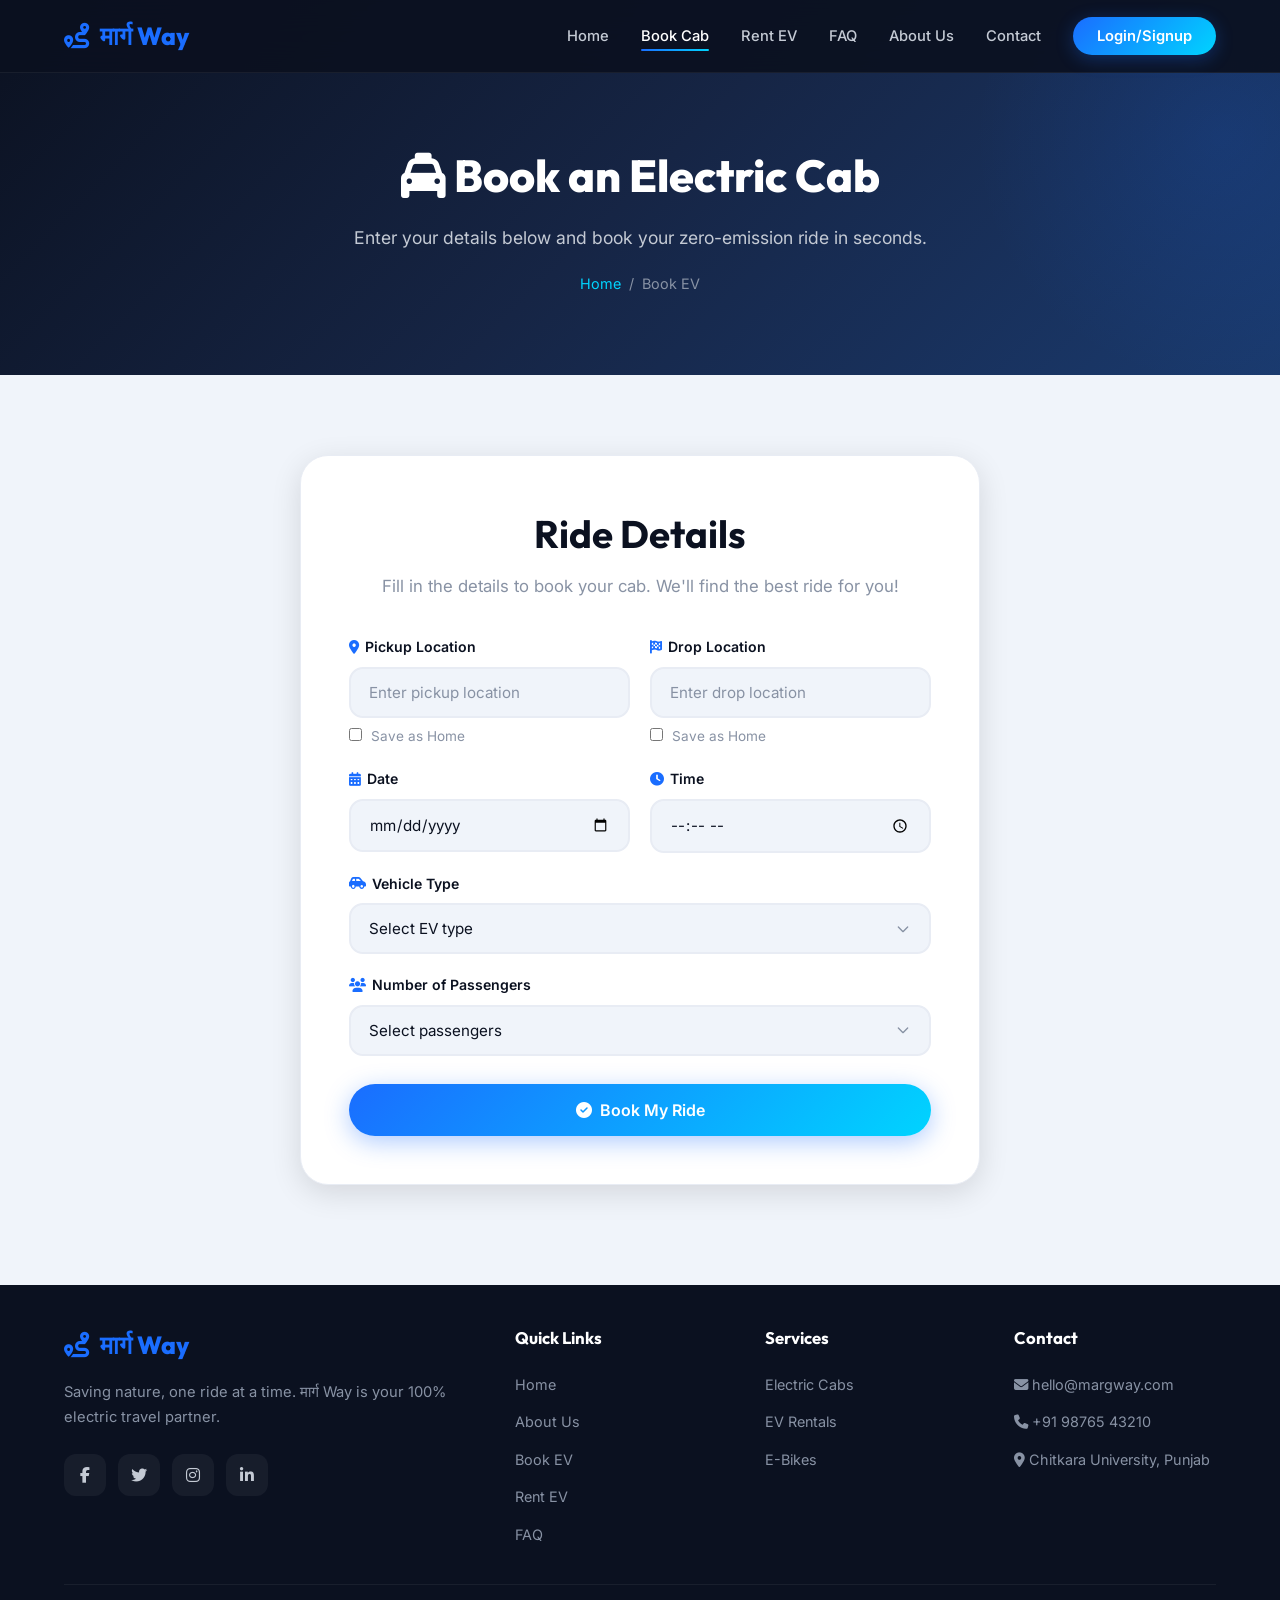
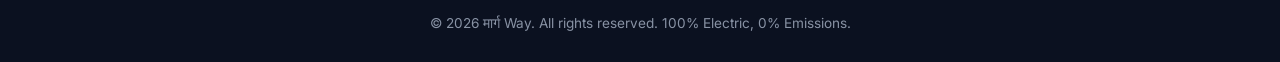
<file: book.html>
<!DOCTYPE html>
<html lang="en">

<head>
    <meta charset="UTF-8" />
    <meta name="viewport" content="width=device-width, initial-scale=1.0" />
    <title>Book Electric Cab — मार्ग Way</title>
    <meta name="description"
        content="Book your zero-emission electric cab with मार्ग Way. Choose your pickup, drop, and travel guilt-free." />
    <link rel="stylesheet" href="css/style.css" />
    <link rel="stylesheet" href="https://cdnjs.cloudflare.com/ajax/libs/font-awesome/6.5.1/css/all.min.css" />
</head>

<body>

    <!-- ========== NAVBAR ========== -->
    <input type="checkbox" id="nav-toggle" class="nav-toggle">
    <nav class="navbar" id="navbar">
        <div class="container">
            <a href="index.html" class="navbar-logo">
                <i class="fas fa-route"></i>
                <span>मार्ग Way</span>
            </a>
            <ul class="nav-links" id="navLinks">
                <li><a href="index.html">Home</a></li>
                <li><a href="book.html" class="active">Book Cab</a></li>
                <li><a href="rent.html">Rent EV</a></li>
                <li><a href="faq.html">FAQ</a></li>
                <li><a href="about.html">About Us</a></li>
                <li><a href="contact.html">Contact</a></li>
                <li><a href="login.html" class="nav-cta">Login/Signup</a></li>
            </ul>
            <label for="nav-toggle" class="hamburger" id="hamburger">
                <span></span><span></span><span></span>
            </label>
        </div>
    </nav>

    <!-- ========== PAGE HEADER ========== -->
    <section class="page-header">
        <div class="container">
            <h1><i class="fas fa-taxi"></i> Book an Electric Cab</h1>
            <p>Enter your details below and book your zero-emission ride in seconds.</p>
            <div class="breadcrumb">
                <a href="index.html">Home</a> <span>/</span> <span>Book EV</span>
            </div>
        </div>
    </section>

    <!-- ========== BOOKING FORM ========== -->
    <section class="form-section">
        <div class="container">
            <div class="form-container">
                <h2 class="section-title" style="margin-bottom: 8px;">Ride Details</h2>
                <p class="section-subtitle" style="margin-bottom: 36px;">Fill in the details to book your cab. We'll
                    find the best ride for you!</p>

                <form id="bookForm">
                    <div class="form-grid">
                        <div class="form-group">
                            <label><i class="fas fa-map-marker-alt"></i> Pickup Location</label>
                            <input type="text" placeholder="Enter pickup location" id="pickup-location" />
                            <div style="margin-top: 5px;">
                                <input type="checkbox" id="save-home-pickup" style="width: auto; margin-right: 5px;"> <label for="save-home-pickup" style="font-size: 0.85rem; font-weight: normal; color: #8892a4; display: inline;">Save as Home</label>
                                <button type="button" id="use-home-pickup" style="display: none; background: none; border: none; color: #1a6dff; font-size: 0.85rem; cursor: pointer; float: right; padding: 0;">Use Home</button>
                            </div>
                        </div>
                        <div class="form-group">
                            <label><i class="fas fa-flag-checkered"></i> Drop Location</label>
                            <input type="text" placeholder="Enter drop location" id="drop-location" />
                            <div style="margin-top: 5px;">
                                <input type="checkbox" id="save-home-drop" style="width: auto; margin-right: 5px;"> <label for="save-home-drop" style="font-size: 0.85rem; font-weight: normal; color: #8892a4; display: inline;">Save as Home</label>
                                <button type="button" id="use-home-drop" style="display: none; background: none; border: none; color: #1a6dff; font-size: 0.85rem; cursor: pointer; float: right; padding: 0;">Use Home</button>
                            </div>
                        </div>
                        <div class="form-group">
                            <label><i class="fas fa-calendar-alt"></i> Date</label>
                            <input type="date" id="ride-date" />
                        </div>
                        <div class="form-group">
                            <label><i class="fas fa-clock"></i> Time</label>
                            <input type="time" id="ride-time" />
                        </div>
                        <div class="form-group full-width">
                            <label><i class="fas fa-car-side"></i> Vehicle Type</label>
                            <select id="vehicle-type">
                                <option value="" disabled selected>Select EV type</option>
                                <option value="sedan">Electric Sedan</option>
                                <option value="suv">Electric SUV</option>
                                <option value="hatchback">Electric Hatchback</option>
                                <option value="luxury">Luxury EV</option>
                            </select>
                        </div>
                        <div class="form-group full-width">
                            <label><i class="fas fa-users"></i> Number of Passengers</label>
                            <select id="passengers">
                                <option value="" disabled selected>Select passengers</option>
                                <option value="1">1 Passenger</option>
                                <option value="2">2 Passengers</option>
                                <option value="3">3 Passengers</option>
                                <option value="4">4 Passengers</option>
                                <option value="5">5+ Passengers</option>
                            </select>
                        </div>
                    </div>

                    <div id="live-fare-cab" style="text-align: center; font-size: 1.1rem; font-weight: bold; color: #28a745; margin-bottom: 20px; display: none;">
                        Estimated Fare: <span id="fare-amount-cab">₹0</span> <span style="font-size: 0.85rem; color: #8892a4; font-weight: normal;">(₹50 Base + ₹15/km)</span>
                    </div>

                    <div class="form-submit">
                        <button type="button" class="btn btn-dark">
                            <i class="fas fa-check-circle"></i> Book My Ride
                        </button>
                    </div>
                </form>
            </div>
        </div>
    </section>

    <!-- ========== FOOTER ========== -->
    <footer class="footer">
        <div class="container">
            <div class="footer-top">
                <div class="footer-brand">
                    <a href="index.html" class="navbar-logo">
                        <i class="fas fa-route"></i>
                        <span>मार्ग Way</span>
                    </a>
                    <p>Saving nature, one ride at a time. मार्ग Way is your 100% electric travel partner.</p>
                    <div class="footer-social">
                        <a href="#"><i class="fab fa-facebook-f"></i></a>
                        <a href="#"><i class="fab fa-twitter"></i></a>
                        <a href="#"><i class="fab fa-instagram"></i></a>
                        <a href="#"><i class="fab fa-linkedin-in"></i></a>
                    </div>
                </div>
                <div class="footer-col">
                    <h4>Quick Links</h4>
                    <ul>
                        <li><a href="index.html">Home</a></li>
                        <li><a href="about.html">About Us</a></li>
                        <li><a href="book.html">Book EV</a></li>
                        <li><a href="rent.html">Rent EV</a></li>
                        <li><a href="faq.html">FAQ</a></li>
                    </ul>
                </div>
                <div class="footer-col">
                    <h4>Services</h4>
                    <ul>
                        <li><a href="book.html">Electric Cabs</a></li>
                        <li><a href="rent.html">EV Rentals</a></li>
                        <li><a href="rent.html">E-Bikes</a></li>
                    </ul>
                </div>
                <div class="footer-col">
                    <h4>Contact</h4>
                    <ul>
                        <li><a href="contact.html"><i class="fas fa-envelope"></i> hello@margway.com</a></li>
                        <li><a href="contact.html"><i class="fas fa-phone"></i> +91 98765 43210</a></li>
                        <li><a href="contact.html"><i class="fas fa-location-dot"></i> Chitkara University, Punjab</a></li>
                    </ul>
                </div>
            </div>
            <div class="footer-bottom">
                <p>&copy; 2026 मार्ग Way. All rights reserved. 100% Electric, 0% Emissions.</p>
            </div>
        </div>
    </footer>

    <script src="js/auth.js"></script>
    <script src="js/booking.js"></script>
</body>

</html>
</file>
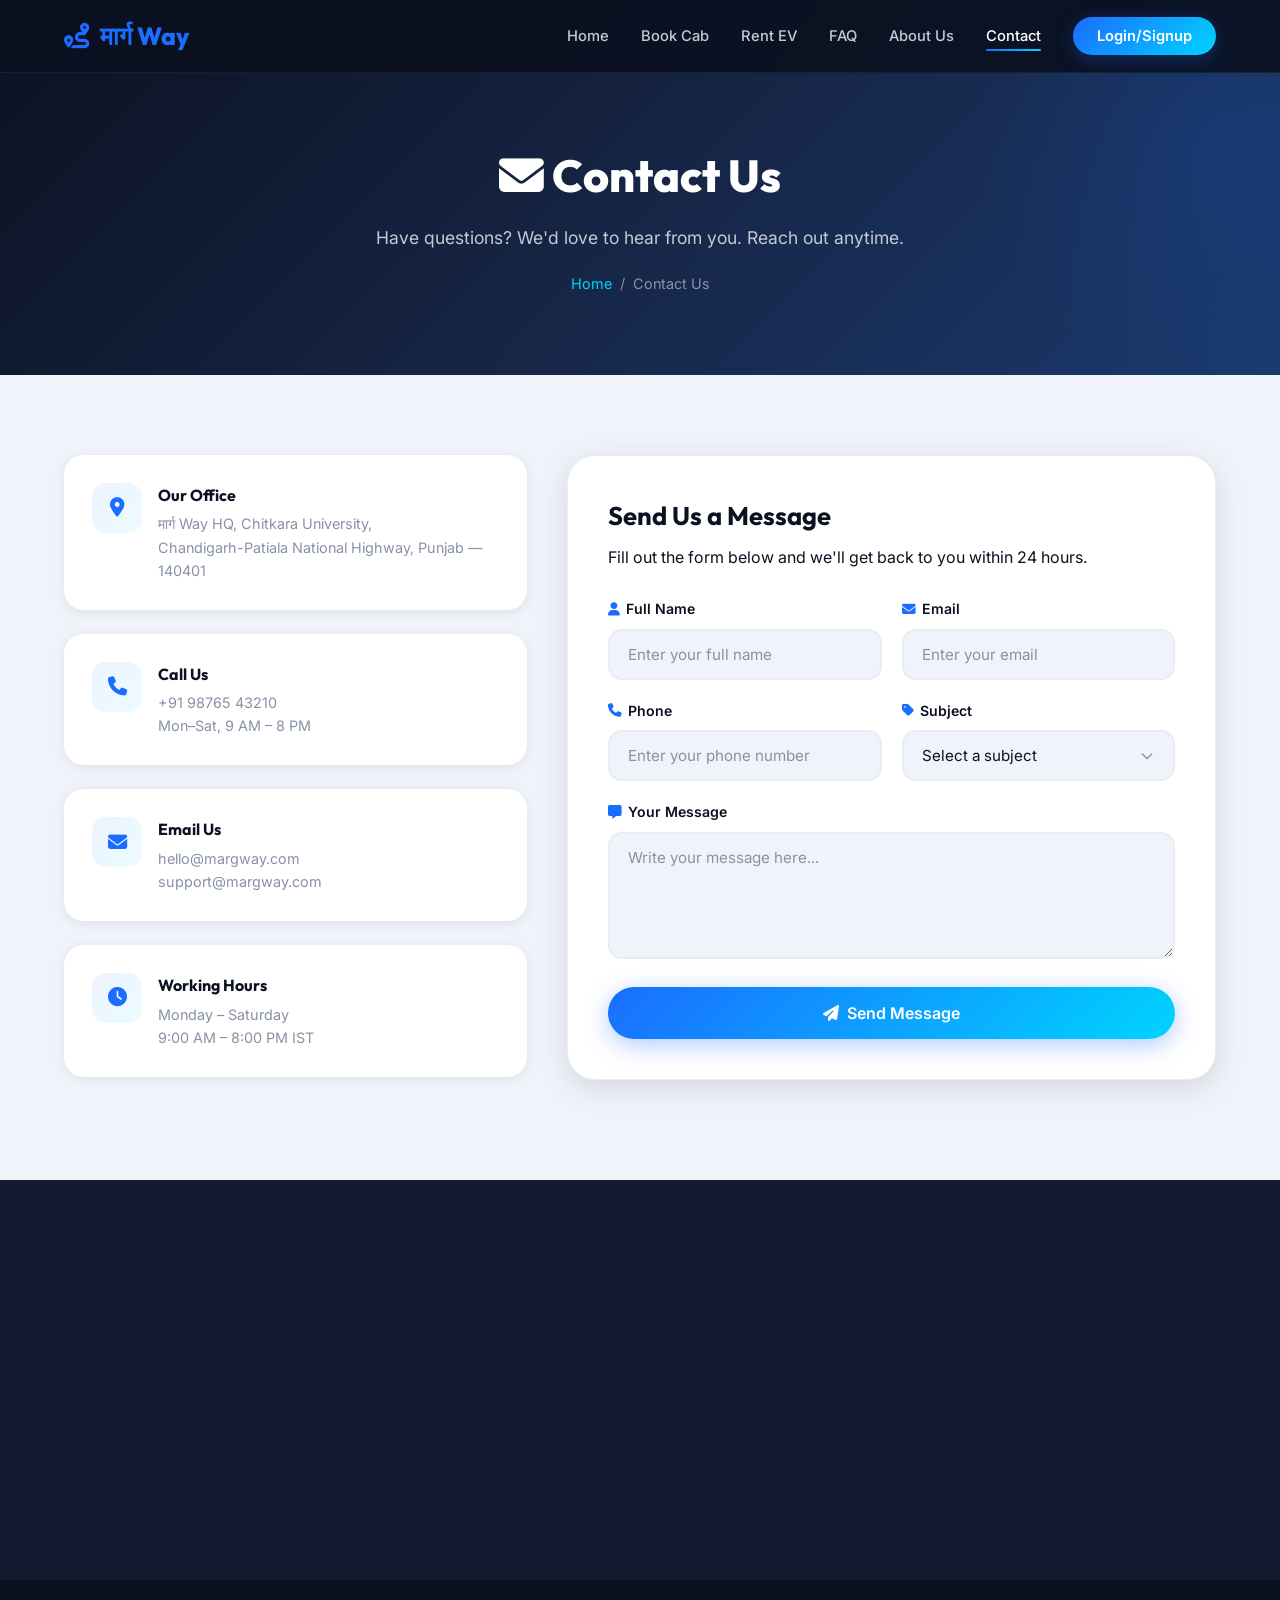
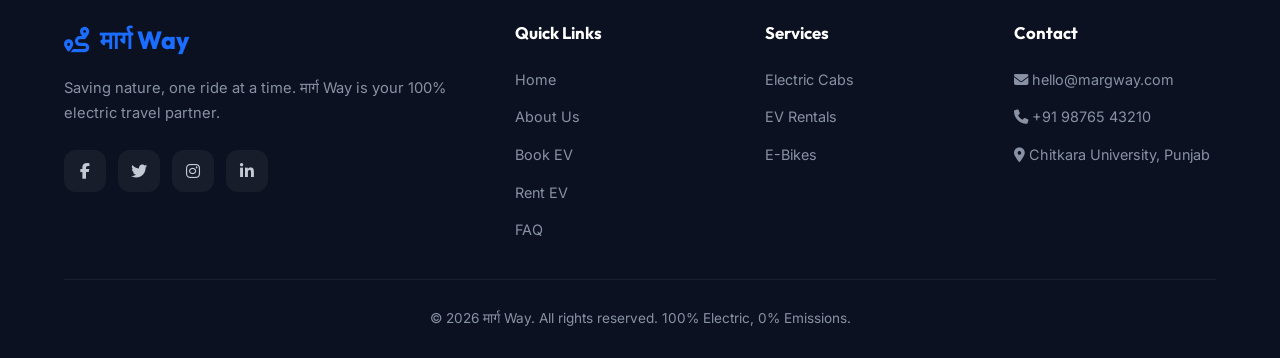
<file: contact.html>
<!DOCTYPE html>
<html lang="en">

<head>
    <meta charset="UTF-8" />
    <meta name="viewport" content="width=device-width, initial-scale=1.0" />
    <title>Contact Us — मार्ग Way</title>
    <meta name="description"
        content="Get in touch with मार्ग Way. Reach out for support, partnerships, or any queries about our ride-sharing and cab booking services." />
    <link rel="stylesheet" href="css/style.css" />
    <link rel="stylesheet" href="https://cdnjs.cloudflare.com/ajax/libs/font-awesome/6.5.1/css/all.min.css" />
</head>

<body>

    <!-- ========== NAVBAR ========== -->
    <input type="checkbox" id="nav-toggle" class="nav-toggle">
    <nav class="navbar" id="navbar">
        <div class="container">
            <a href="index.html" class="navbar-logo">
                <i class="fas fa-route"></i>
                <span>मार्ग Way</span>
            </a>
            <ul class="nav-links" id="navLinks">
                <li><a href="index.html">Home</a></li>
                <li><a href="book.html">Book Cab</a></li>
                <li><a href="rent.html">Rent EV</a></li>
                <li><a href="faq.html">FAQ</a></li>
                <li><a href="about.html">About Us</a></li>
                <li><a href="contact.html" class="active">Contact</a></li>
                <li><a href="login.html" class="nav-cta">Login/Signup</a></li>
            </ul>
            <label for="nav-toggle" class="hamburger" id="hamburger">
                <span></span><span></span><span></span>
            </label>
        </div>
    </nav>

    <!-- ========== PAGE HEADER ========== -->
    <section class="page-header">
        <div class="container">
            <h1><i class="fas fa-envelope"></i> Contact Us</h1>
            <p>Have questions? We'd love to hear from you. Reach out anytime.</p>
            <div class="breadcrumb">
                <a href="index.html">Home</a> <span>/</span> <span>Contact Us</span>
            </div>
        </div>
    </section>

    <!-- ========== CONTACT SECTION ========== -->
    <section class="contact-section">
        <div class="container">
            <div class="contact-wrapper">
                <div class="contact-info">
                    <div class="contact-info-card">
                        <div class="icon"><i class="fas fa-location-dot"></i></div>
                        <div>
                            <h4>Our Office</h4>
                            <p>मार्ग Way HQ, Chitkara University,<br />Chandigarh-Patiala National Highway, Punjab — 140401</p>
                        </div>
                    </div>
                    <div class="contact-info-card">
                        <div class="icon"><i class="fas fa-phone"></i></div>
                        <div>
                            <h4>Call Us</h4>
                            <p>+91 98765 43210<br />Mon–Sat, 9 AM – 8 PM</p>
                        </div>
                    </div>
                    <div class="contact-info-card">
                        <div class="icon"><i class="fas fa-envelope"></i></div>
                        <div>
                            <h4>Email Us</h4>
                            <p>hello@margway.com<br />support@margway.com</p>
                        </div>
                    </div>
                    <div class="contact-info-card">
                        <div class="icon"><i class="fas fa-clock"></i></div>
                        <div>
                            <h4>Working Hours</h4>
                            <p>Monday – Saturday<br />9:00 AM – 8:00 PM IST</p>
                        </div>
                    </div>
                </div>

                <div class="contact-form">
                    <h2 class="section-title" style="text-align:left; font-size:1.6rem; margin-bottom:8px;">Send Us a
                        Message</h2>
                    <p style="color:var(--gray); margin-bottom:28px;">Fill out the form below and we'll get back to you
                        within 24 hours.</p>

                    <form id="contactForm">
                        <div class="form-grid">
                            <div class="form-group">
                                <label><i class="fas fa-user"></i> Full Name</label>
                                <input type="text" placeholder="Enter your full name" id="contact-name" />
                            </div>
                            <div class="form-group">
                                <label><i class="fas fa-envelope"></i> Email</label>
                                <input type="email" placeholder="Enter your email" id="contact-email" />
                            </div>
                            <div class="form-group">
                                <label><i class="fas fa-phone"></i> Phone</label>
                                <input type="tel" placeholder="Enter your phone number" id="contact-phone" />
                            </div>
                            <div class="form-group">
                                <label><i class="fas fa-tag"></i> Subject</label>
                                <select id="contact-subject">
                                    <option value="" disabled selected>Select a subject</option>
                                    <option value="booking">Booking Inquiry</option>
                                    <option value="support">Support</option>
                                    <option value="partnership">Partnership</option>
                                    <option value="feedback">Feedback</option>
                                    <option value="other">Other</option>
                                </select>
                            </div>
                            <div class="form-group full-width">
                                <label><i class="fas fa-message"></i> Your Message</label>
                                <textarea rows="5" placeholder="Write your message here..." id="contact-message"
                                    style="resize: vertical;"></textarea>
                            </div>
                        </div>

                        <div class="form-submit">
                            <button type="button" class="btn btn-dark">
                                <i class="fas fa-paper-plane"></i> Send Message
                            </button>
                        </div>
                    </form>
                </div>
            </div>
        </div>
    </section>

    <!-- ========== MAP ========== -->
    <section class="map-section">
        <iframe
            src="https://www.google.com/maps/embed?pb=!1m14!1m8!1m3!1d13748.698627845264!2d76.6597!3d30.5161!3m2!1i1024!2i768!4f13.1!3m3!1m2!1s0x390fc32344a6e2d7%3A0x81b346dee91799ca!2sChitkara%20University!5e0!3m2!1sen!2sin!4v1773459236230!5m2!1sen!2sin"
            allowfullscreen="" loading="lazy" referrerpolicy="no-referrer-when-downgrade"
            title="मार्ग Way Office Location on Google Maps">
        </iframe>
    </section>

    <!-- ========== FOOTER ========== -->
    <footer class="footer">
        <div class="container">
            <div class="footer-top">
                <div class="footer-brand">
                    <a href="index.html" class="navbar-logo">
                        <i class="fas fa-route"></i>
                        <span>मार्ग Way</span>
                    </a>
                    <p>Saving nature, one ride at a time. मार्ग Way is your 100% electric travel partner.</p>
                    <div class="footer-social">
                        <a href="#"><i class="fab fa-facebook-f"></i></a>
                        <a href="#"><i class="fab fa-twitter"></i></a>
                        <a href="#"><i class="fab fa-instagram"></i></a>
                        <a href="#"><i class="fab fa-linkedin-in"></i></a>
                    </div>
                </div>
                <div class="footer-col">
                    <h4>Quick Links</h4>
                    <ul>
                        <li><a href="index.html">Home</a></li>
                        <li><a href="about.html">About Us</a></li>
                        <li><a href="book.html">Book EV</a></li>
                        <li><a href="rent.html">Rent EV</a></li>
                        <li><a href="faq.html">FAQ</a></li>
                    </ul>
                </div>
                <div class="footer-col">
                    <h4>Services</h4>
                    <ul>
                        <li><a href="book.html">Electric Cabs</a></li>
                        <li><a href="rent.html">EV Rentals</a></li>
                        <li><a href="rent.html">E-Bikes</a></li>
                    </ul>
                </div>
                <div class="footer-col">
                    <h4>Contact</h4>
                    <ul>
                        <li><a href="contact.html"><i class="fas fa-envelope"></i> hello@margway.com</a></li>
                        <li><a href="contact.html"><i class="fas fa-phone"></i> +91 98765 43210</a></li>
                        <li><a href="contact.html"><i class="fas fa-location-dot"></i> Chitkara University, Punjab</a></li>
                    </ul>
                </div>
            </div>
            <div class="footer-bottom">
                <p>&copy; 2026 मार्ग Way. All rights reserved. 100% Electric, 0% Emissions.</p>
            </div>
        </div>
    </footer>

    <script src="js/auth.js"></script>
    <script src="js/contact.js"></script>
</body>

</html>
</file>
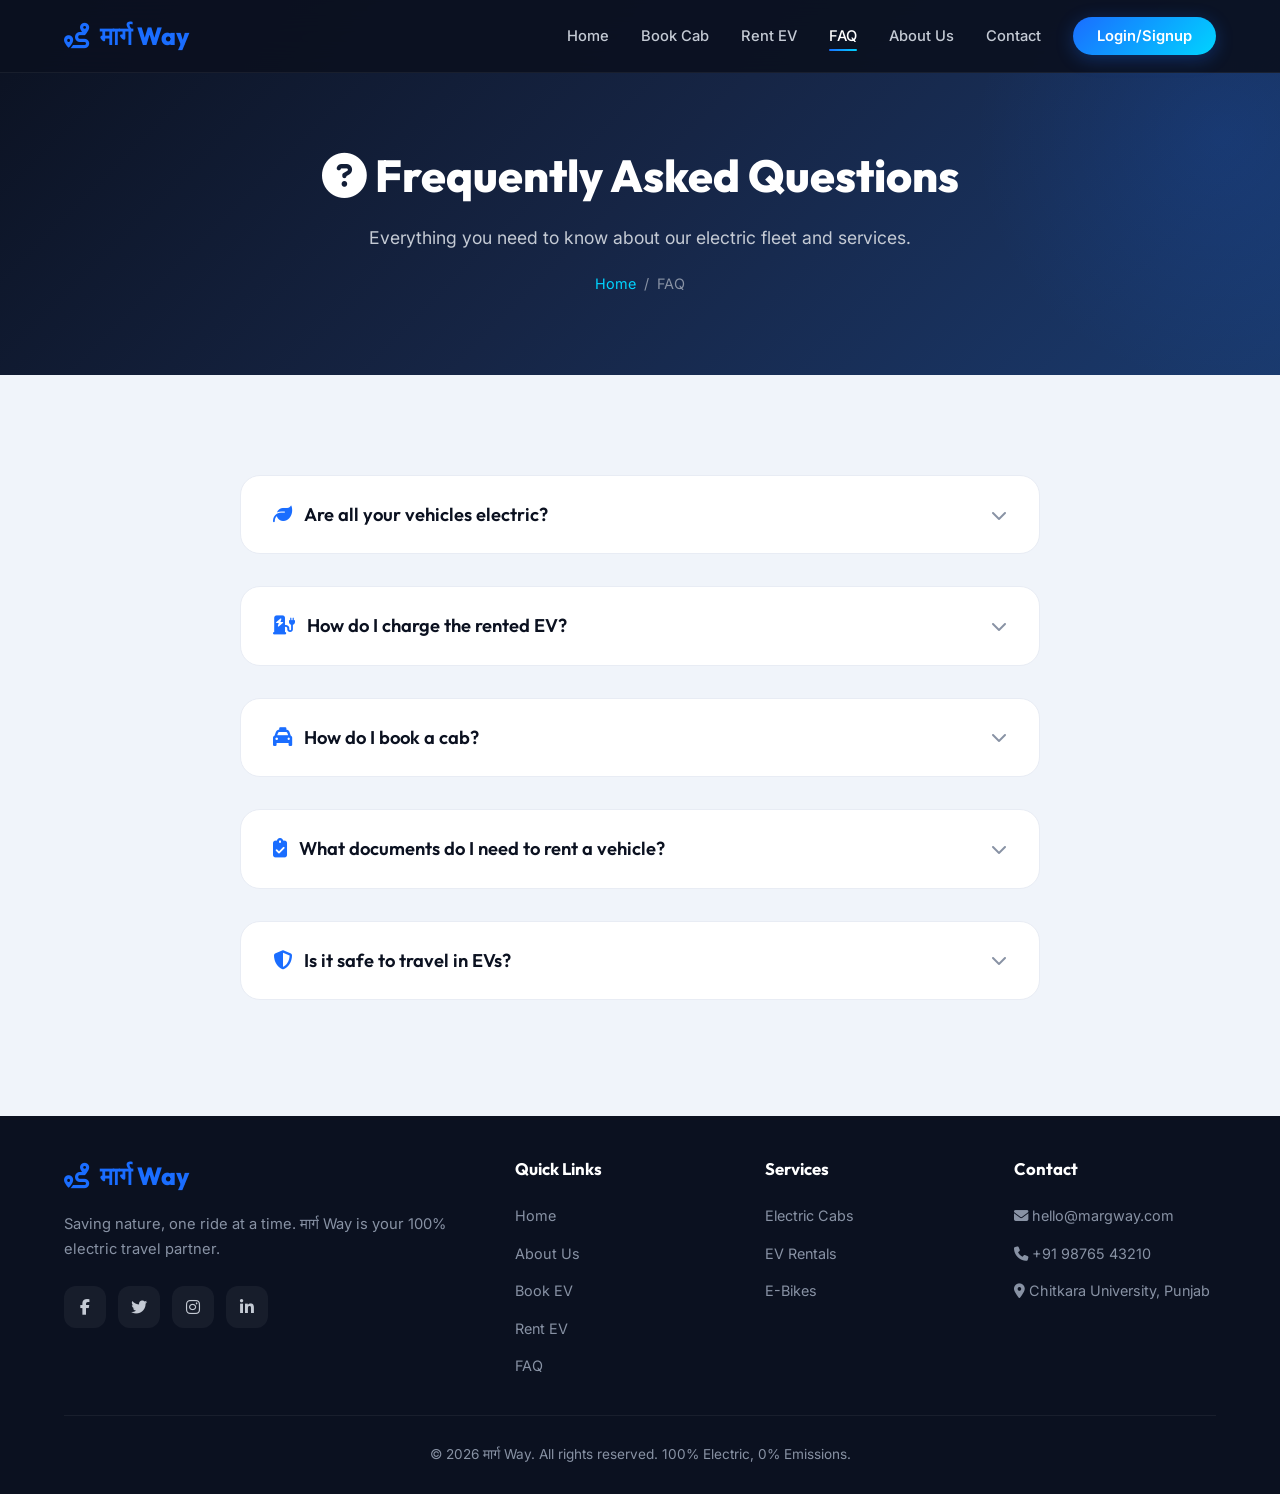
<file: faq.html>
<!DOCTYPE html>
<html lang="en">

<head>
    <meta charset="UTF-8" />
    <meta name="viewport" content="width=device-width, initial-scale=1.0" />
    <title>FAQ — मार्ग Way</title>
    <meta name="description"
        content="Frequently Asked Questions about मार्ग Way electric vehicle services, rentals, and bookings." />
    <link rel="stylesheet" href="css/style.css" />
    <link rel="stylesheet" href="https://cdnjs.cloudflare.com/ajax/libs/font-awesome/6.5.1/css/all.min.css" />
</head>

<body>

    <!-- ========== NAVBAR ========== -->
    <input type="checkbox" id="nav-toggle" class="nav-toggle">
    <nav class="navbar" id="navbar">
        <div class="container">
            <a href="index.html" class="navbar-logo">
                <i class="fas fa-route"></i>
                <span>मार्ग Way</span>
            </a>

            <ul class="nav-links" id="navLinks">
                <li><a href="index.html">Home</a></li>
                <li><a href="book.html">Book Cab</a></li>
                <li><a href="rent.html">Rent EV</a></li>
                <li><a href="faq.html" class="active">FAQ</a></li>
                <li><a href="about.html">About Us</a></li>
                <li><a href="contact.html">Contact</a></li>
                <li><a href="login.html" class="nav-cta">Login/Signup</a></li>
            </ul>

            <label for="nav-toggle" class="hamburger" id="hamburger">
                <span></span><span></span><span></span>
            </label>
        </div>
    </nav>

    <!-- ========== PAGE HEADER ========== -->
    <section class="page-header">
        <div class="container">
            <h1><i class="fas fa-question-circle"></i> Frequently Asked Questions</h1>
            <p>Everything you need to know about our electric fleet and services.</p>
            <div class="breadcrumb">
                <a href="index.html">Home</a> <span>/</span> <span>FAQ</span>
            </div>
        </div>
    </section>

    <!-- ========== FAQ CONTENT ========== -->
    <section class="why-us" style="background: var(--white);">
        <div class="container">
            <div class="faq-container" style="max-width: 800px; margin: 0 auto;">

                <details class="faq-item">
                    <summary class="faq-question">
                        <span class="faq-question-text">
                            <i class="fas fa-leaf"></i> Are all your vehicles electric?
                        </span>
                        <i class="fas fa-chevron-down toggle-icon"></i>
                    </summary>
                    <div class="faq-answer">
                        <p>Yes! We are proud to have a 100% electric fleet. Our mission is to save nature by reducing
                            carbon emissions with every ride.</p>
                    </div>
                </details>

                <details class="faq-item">
                    <summary class="faq-question">
                        <span class="faq-question-text">
                            <i class="fas fa-charging-station"></i> How do I charge the rented EV?
                        </span>
                        <i class="fas fa-chevron-down toggle-icon"></i>
                    </summary>
                    <div class="faq-answer">
                        <p>All our rental vehicles come fully charged. For longer trips, our app shows you the nearest
                            charging stations. We also have partnerships with major charging networks for free or
                            discounted charging.</p>
                    </div>
                </details>

                <details class="faq-item">
                    <summary class="faq-question">
                        <span class="faq-question-text">
                            <i class="fas fa-taxi"></i> How do I book a cab?
                        </span>
                        <i class="fas fa-chevron-down toggle-icon"></i>
                    </summary>
                    <div class="faq-answer">
                        <p>You can easily book a cab through our website or mobile app. Just enter your pickup and drop
                            location, choose your preferred EV, and confirm your ride.</p>
                    </div>
                </details>

                <details class="faq-item">
                    <summary class="faq-question">
                        <span class="faq-question-text">
                            <i class="fas fa-clipboard-check"></i> What documents do I need to rent a vehicle?
                        </span>
                        <i class="fas fa-chevron-down toggle-icon"></i>
                    </summary>
                    <div class="faq-answer">
                        <p>To rent a self-drive EV, you need a valid driving license, a government ID proof
                            (Aadhar/Passport), and a small security deposit which is refundable.</p>
                    </div>
                </details>

                <details class="faq-item">
                    <summary class="faq-question">
                        <span class="faq-question-text">
                            <i class="fas fa-shield-halved"></i> Is it safe to travel in EVs?
                        </span>
                        <i class="fas fa-chevron-down toggle-icon"></i>
                    </summary>
                    <div class="faq-answer">
                        <p>Absolutely. Our EVs are modern, regularly serviced, and safety-tested. Plus, our verified
                            drivers ensure a secure and comfortable journey.</p>
                    </div>
                </details>

            </div>
        </div>
    </section>

    <!-- ========== FOOTER ========== -->
    <footer class="footer">
        <div class="container">
            <div class="footer-top">
                <div class="footer-brand">
                    <a href="index.html" class="navbar-logo">
                        <i class="fas fa-route"></i>
                        <span>मार्ग Way</span>
                    </a>
                    <p>Saving nature, one ride at a time. मार्ग Way is your 100% electric travel partner.</p>
                    <div class="footer-social">
                        <a href="#"><i class="fab fa-facebook-f"></i></a>
                        <a href="#"><i class="fab fa-twitter"></i></a>
                        <a href="#"><i class="fab fa-instagram"></i></a>
                        <a href="#"><i class="fab fa-linkedin-in"></i></a>
                    </div>
                </div>
                <div class="footer-col">
                    <h4>Quick Links</h4>
                    <ul>
                        <li><a href="index.html">Home</a></li>
                        <li><a href="about.html">About Us</a></li>
                        <li><a href="book.html">Book EV</a></li>
                        <li><a href="rent.html">Rent EV</a></li>
                        <li><a href="faq.html">FAQ</a></li>
                    </ul>
                </div>
                <div class="footer-col">
                    <h4>Services</h4>
                    <ul>
                        <li><a href="book.html">Electric Cabs</a></li>
                        <li><a href="rent.html">EV Rentals</a></li>
                        <li><a href="rent.html">E-Bikes</a></li>
                    </ul>
                </div>
                <div class="footer-col">
                    <h4>Contact</h4>
                    <ul>
                        <li><a href="contact.html"><i class="fas fa-envelope"></i> hello@margway.com</a></li>
                        <li><a href="contact.html"><i class="fas fa-phone"></i> +91 98765 43210</a></li>
                        <li><a href="contact.html"><i class="fas fa-location-dot"></i> Chitkara University, Punjab</a></li>
                    </ul>
                </div>
            </div>
            <div class="footer-bottom">
                <p>&copy; 2026 मार्ग Way. All rights reserved. 100% Electric, 0% Emissions.</p>
            </div>
        </div>
    </footer>

    <script src="js/auth.js"></script>
</body>

</html>
</file>
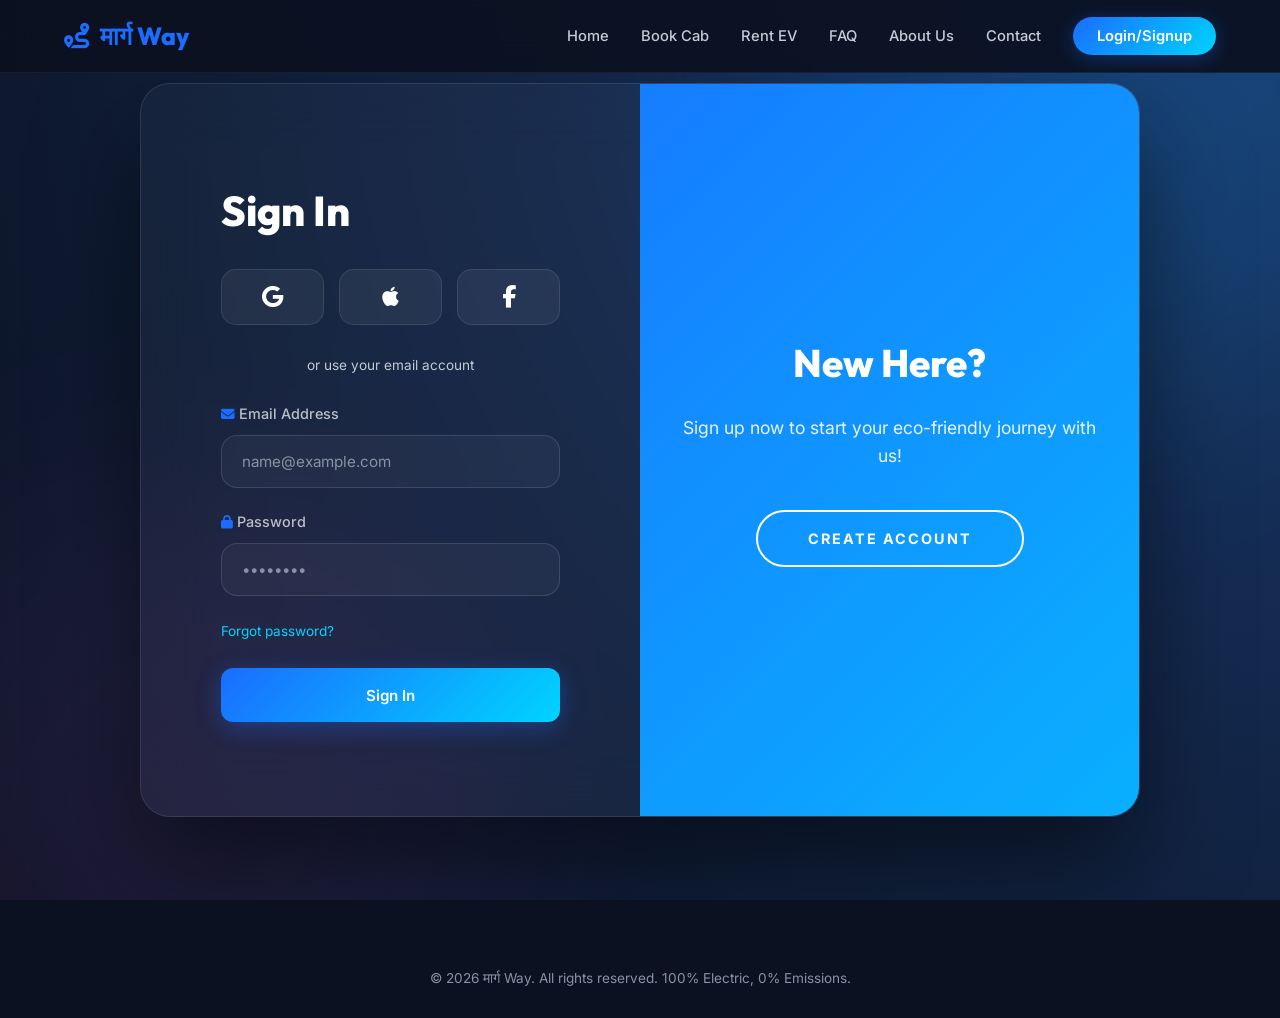
<file: history.html>
<!DOCTYPE html>
<html lang="en">

<head>
    <meta charset="UTF-8" />
    <meta name="viewport" content="width=device-width, initial-scale=1.0" />
    <title>Booking History — मार्ग Way</title>
    <meta name="description" content="View your past bookings and sustainability impact on मार्ग Way." />
    <link rel="stylesheet" href="css/style.css" />
    <link rel="stylesheet" href="https://cdnjs.cloudflare.com/ajax/libs/font-awesome/6.5.1/css/all.min.css" />
    <style>
        .history-table {
            width: 100%;
            border-collapse: collapse;
            margin-top: 20px;
            background: #fff;
            border-radius: 12px;
            overflow: hidden;
            box-shadow: 0 4px 15px rgba(0,0,0,0.05);
        }
        .history-table th, .history-table td {
            padding: 16px 20px;
            text-align: left;
            border-bottom: 1px solid #f0f0f0;
        }
        .history-table th {
            background: #f8fafc;
            font-weight: 600;
            color: #0b1120;
        }
        .history-table tr:last-child td {
            border-bottom: none;
        }
        .status-badge {
            padding: 6px 12px;
            border-radius: 20px;
            font-size: 0.85rem;
            font-weight: 600;
            background: rgba(40, 167, 69, 0.1);
            color: #28a745;
        }
    </style>
</head>

<body>

    <!-- ========== NAVBAR ========== -->
    <input type="checkbox" id="nav-toggle" class="nav-toggle">
    <nav class="navbar" id="navbar">
        <div class="container">
            <a href="index.html" class="navbar-logo">
                <i class="fas fa-route"></i>
                <span>मार्ग Way</span>
            </a>
            <ul class="nav-links" id="navLinks">
                <li><a href="index.html">Home</a></li>
                <li><a href="book.html">Book Cab</a></li>
                <li><a href="rent.html">Rent EV</a></li>
                <li><a href="faq.html">FAQ</a></li>
                <li><a href="about.html">About Us</a></li>
                <li><a href="contact.html">Contact</a></li>
                <li><a href="login.html" class="nav-cta">Login/Signup</a></li>
            </ul>
            <label for="nav-toggle" class="hamburger" id="hamburger">
                <span></span><span></span><span></span>
            </label>
        </div>
    </nav>

    <!-- ========== PAGE HEADER ========== -->
    <section class="page-header">
        <div class="container">
            <h1><i class="fas fa-history"></i> Booking History</h1>
            <p>View your past rides and the positive impact you've made on nature.</p>
            <div class="breadcrumb">
                <a href="index.html">Home</a> <span>/</span> <span>History</span>
            </div>
        </div>
    </section>

    <!-- ========== HISTORY TABLE ========== -->
    <section class="form-section">
        <div class="container">
            <h2 class="section-title">Your Green Journey</h2>
            <div id="history-container">
                <table class="history-table">
                    <thead>
                        <tr>
                            <th>Date</th>
                            <th>Service</th>
                            <th>Vehicle</th>
                            <th>Amount</th>
                            <th>Status</th>
                            <th>Sustainability</th>
                        </tr>
                    </thead>
                    <tbody id="history-body">
                        <!-- Populated by JS -->
                    </tbody>
                </table>
                <div id="empty-history" style="display: none; text-align: center; padding: 40px; color: #8892a4; background: #fff; border-radius: 12px; margin-top: 20px; box-shadow: 0 4px 15px rgba(0,0,0,0.05);">
                    <i class="fas fa-box-open" style="font-size: 3rem; margin-bottom: 15px; color: #e8ecf4;"></i><br>
                    You have no completed bookings yet.<br>
                    <a href="book.html" style="color: #1a6dff; text-decoration: underline; font-weight: bold; margin-top: 10px; display: inline-block;">Book a ride now!</a>
                </div>
            </div>
        </div>
    </section>

    <!-- ========== FOOTER ========== -->
    <footer class="footer">
        <div class="container">
            <div class="footer-top">
                <div class="footer-brand">
                    <a href="index.html" class="navbar-logo">
                        <i class="fas fa-route"></i>
                        <span>मार्ग Way</span>
                    </a>
                    <p>Saving nature, one ride at a time. मार्ग Way is your 100% electric travel partner.</p>
                    <div class="footer-social">
                        <a href="#"><i class="fab fa-facebook-f"></i></a>
                        <a href="#"><i class="fab fa-twitter"></i></a>
                        <a href="#"><i class="fab fa-instagram"></i></a>
                        <a href="#"><i class="fab fa-linkedin-in"></i></a>
                    </div>
                </div>
                <div class="footer-col">
                    <h4>Quick Links</h4>
                    <ul>
                        <li><a href="index.html">Home</a></li>
                        <li><a href="about.html">About Us</a></li>
                        <li><a href="book.html">Book EV</a></li>
                        <li><a href="rent.html">Rent EV</a></li>
                        <li><a href="faq.html">FAQ</a></li>
                    </ul>
                </div>
                <div class="footer-col">
                    <h4>Services</h4>
                    <ul>
                        <li><a href="book.html">Electric Cabs</a></li>
                        <li><a href="rent.html">EV Rentals</a></li>
                        <li><a href="rent.html">E-Bikes</a></li>
                    </ul>
                </div>
                <div class="footer-col">
                    <h4>Contact</h4>
                    <ul>
                        <li><a href="contact.html"><i class="fas fa-envelope"></i> hello@margway.com</a></li>
                        <li><a href="contact.html"><i class="fas fa-phone"></i> +91 98765 43210</a></li>
                        <li><a href="contact.html"><i class="fas fa-location-dot"></i> Chitkara University, Punjab</a></li>
                    </ul>
                </div>
            </div>
            <div class="footer-bottom">
                <p>&copy; 2026 मार्ग Way. All rights reserved. 100% Electric, 0% Emissions.</p>
            </div>
        </div>
    </footer>

    <script src="js/auth.js"></script>
    <script src="js/history.js"></script>
</body>
</html>
</file>
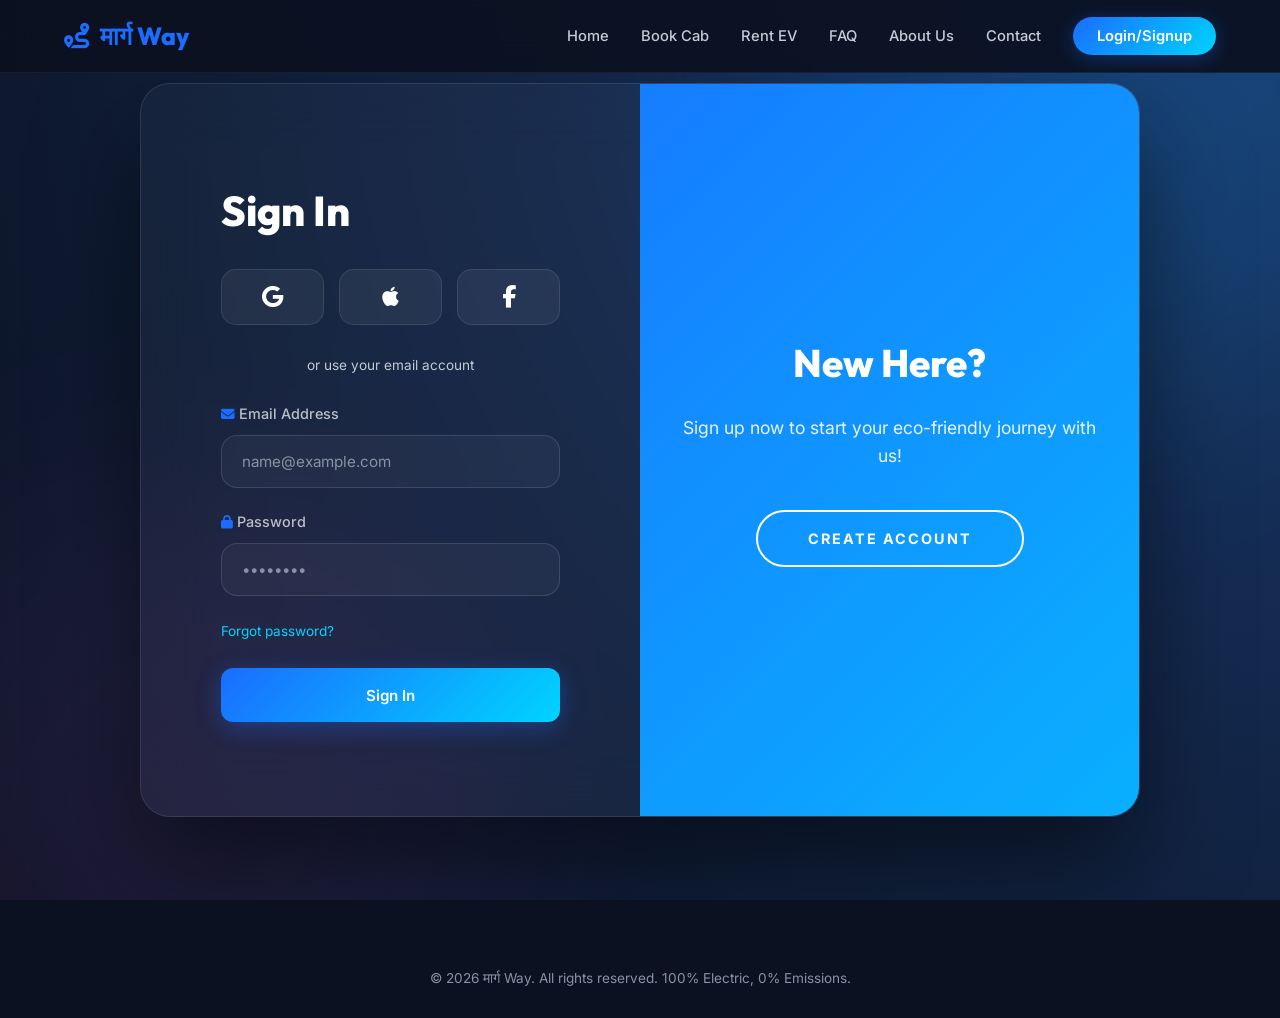
<file: login.html>
<!DOCTYPE html>
<html lang="en">

<head>
    <meta charset="UTF-8" />
    <meta name="viewport" content="width=device-width, initial-scale=1.0" />
    <title>Login / Signup — मार्ग Way</title>
    <meta name="description" content="Login or Sign up to मार्ग Way. Manage your EV rides, rentals, and bookings." />
    <link rel="stylesheet" href="css/style.css" />
    <link rel="stylesheet" href="https://cdnjs.cloudflare.com/ajax/libs/font-awesome/6.5.1/css/all.min.css" />
</head>

<body>

    <!-- ========== NAVBAR ========== -->
    <input type="checkbox" id="nav-toggle" class="nav-toggle">
    <nav class="navbar" id="navbar">
        <div class="container">
            <a href="index.html" class="navbar-logo">
                <i class="fas fa-route"></i>
                <span>मार्ग Way</span>
            </a>

            <ul class="nav-links" id="navLinks">
                <li><a href="index.html">Home</a></li>
                <li><a href="book.html">Book Cab</a></li>
                <li><a href="rent.html">Rent EV</a></li>
                <li><a href="faq.html">FAQ</a></li>
                <li><a href="about.html">About Us</a></li>
                <li><a href="contact.html">Contact</a></li>
                <li><a href="login.html" class="nav-cta active">Login/Signup</a></li>
            </ul>

            <label for="nav-toggle" class="hamburger" id="hamburger">
                <span></span><span></span><span></span>
            </label>
        </div>
    </nav>

    <!-- ========== AUTH WRAPPER ========== -->
    <main class="auth-page-wrapper">
        <div class="auth-bg-blob blob-1"></div>
        <div class="auth-bg-blob blob-2"></div>

        <input type="checkbox" id="auth-toggle">

        <div class="auth-container">
            <div class="auth-forms-track">

                <div class="auth-form-side sign-in-side">
                    <h2>Sign In</h2>
                    <div class="social-login">
                        <a href="#" class="social-btn"><i class="fab fa-google"></i></a>
                        <a href="#" class="social-btn"><i class="fab fa-apple"></i></a>
                        <a href="#" class="social-btn"><i class="fab fa-facebook-f"></i></a>
                    </div>
                    <p style="text-align: center; color: #c4cad4; font-size: 0.85rem; margin-bottom: 25px;">or use your email account</p>

                    <form id="signin-form">
                        <div class="form-group">
                            <label><i class="fas fa-envelope"></i> Email Address</label>
                            <input type="email" id="signin-email" placeholder="name@example.com" required>
                        </div>
                        <div class="form-group">
                            <label><i class="fas fa-lock"></i> Password</label>
                            <input type="password" id="signin-password" placeholder="••••••••" required>
                        </div>
                        <a href="#" style="font-size: 0.85rem; color: #00d4ff; margin-bottom: 25px; display: inline-block;">Forgot password?</a>
                        <button type="submit" class="btn btn-primary" style="width: 100%; justify-content: center; border-radius: 12px; height: 54px;">Sign In</button>
                    </form>
                </div>

                <div class="auth-form-side sign-up-side">
                    <h2>Create Account</h2>
                    <div class="social-login">
                        <a href="#" class="social-btn"><i class="fab fa-google"></i></a>
                        <a href="#" class="social-btn"><i class="fab fa-apple"></i></a>
                        <a href="#" class="social-btn"><i class="fab fa-facebook-f"></i></a>
                    </div>
                    <p style="text-align: center; color: #c4cad4; font-size: 0.85rem; margin-bottom: 25px;">or use your email account</p>
                    <form id="signup-form">
                        <div class="form-group">
                            <label><i class="fas fa-user"></i> Full Name</label>
                            <input type="text" id="signup-name" placeholder="John Doe" required>
                        </div>
                        <div class="form-group">
                            <label><i class="fas fa-envelope"></i> Email Address</label>
                            <input type="email" id="signup-email" placeholder="name@example.com" required>
                        </div>
                        <div class="form-group">
                            <label><i class="fas fa-lock"></i> Password</label>
                            <input type="password" id="signup-password" placeholder="Min. 8 characters" required>
                        </div>
                        <button type="submit" class="btn btn-primary" style="width: 100%; justify-content: center; margin-top: 10px; border-radius: 12px; height: 54px;">Sign Up</button>
                    </form>
                </div>
            </div>

            <div class="auth-overlay-side">
                <div class="auth-overlay-content">
                    <div class="msg-signup">
                        <h2>New Here?</h2>
                        <p>Sign up now to start your eco-friendly journey with us!</p>
                        <label for="auth-toggle" class="auth-toggle-label">Create Account</label>
                    </div>
                    <div class="msg-signin">
                        <h2>Already a Member?</h2>
                        <p>Welcome back! Sign in to manage your rides and preferences.</p>
                        <label for="auth-toggle" class="auth-toggle-label">Sign In</label>
                    </div>
                </div>
            </div>
        </div>
    </main>

    <!-- ========== FOOTER ========== -->
    <footer class="footer">
        <div class="container">
            <div class="footer-bottom">
                <p>&copy; 2026 मार्ग Way. All rights reserved. 100% Electric, 0% Emissions.</p>
            </div>
        </div>
    </footer>

    <script src="js/auth.js"></script>
</body>

</html>
</file>
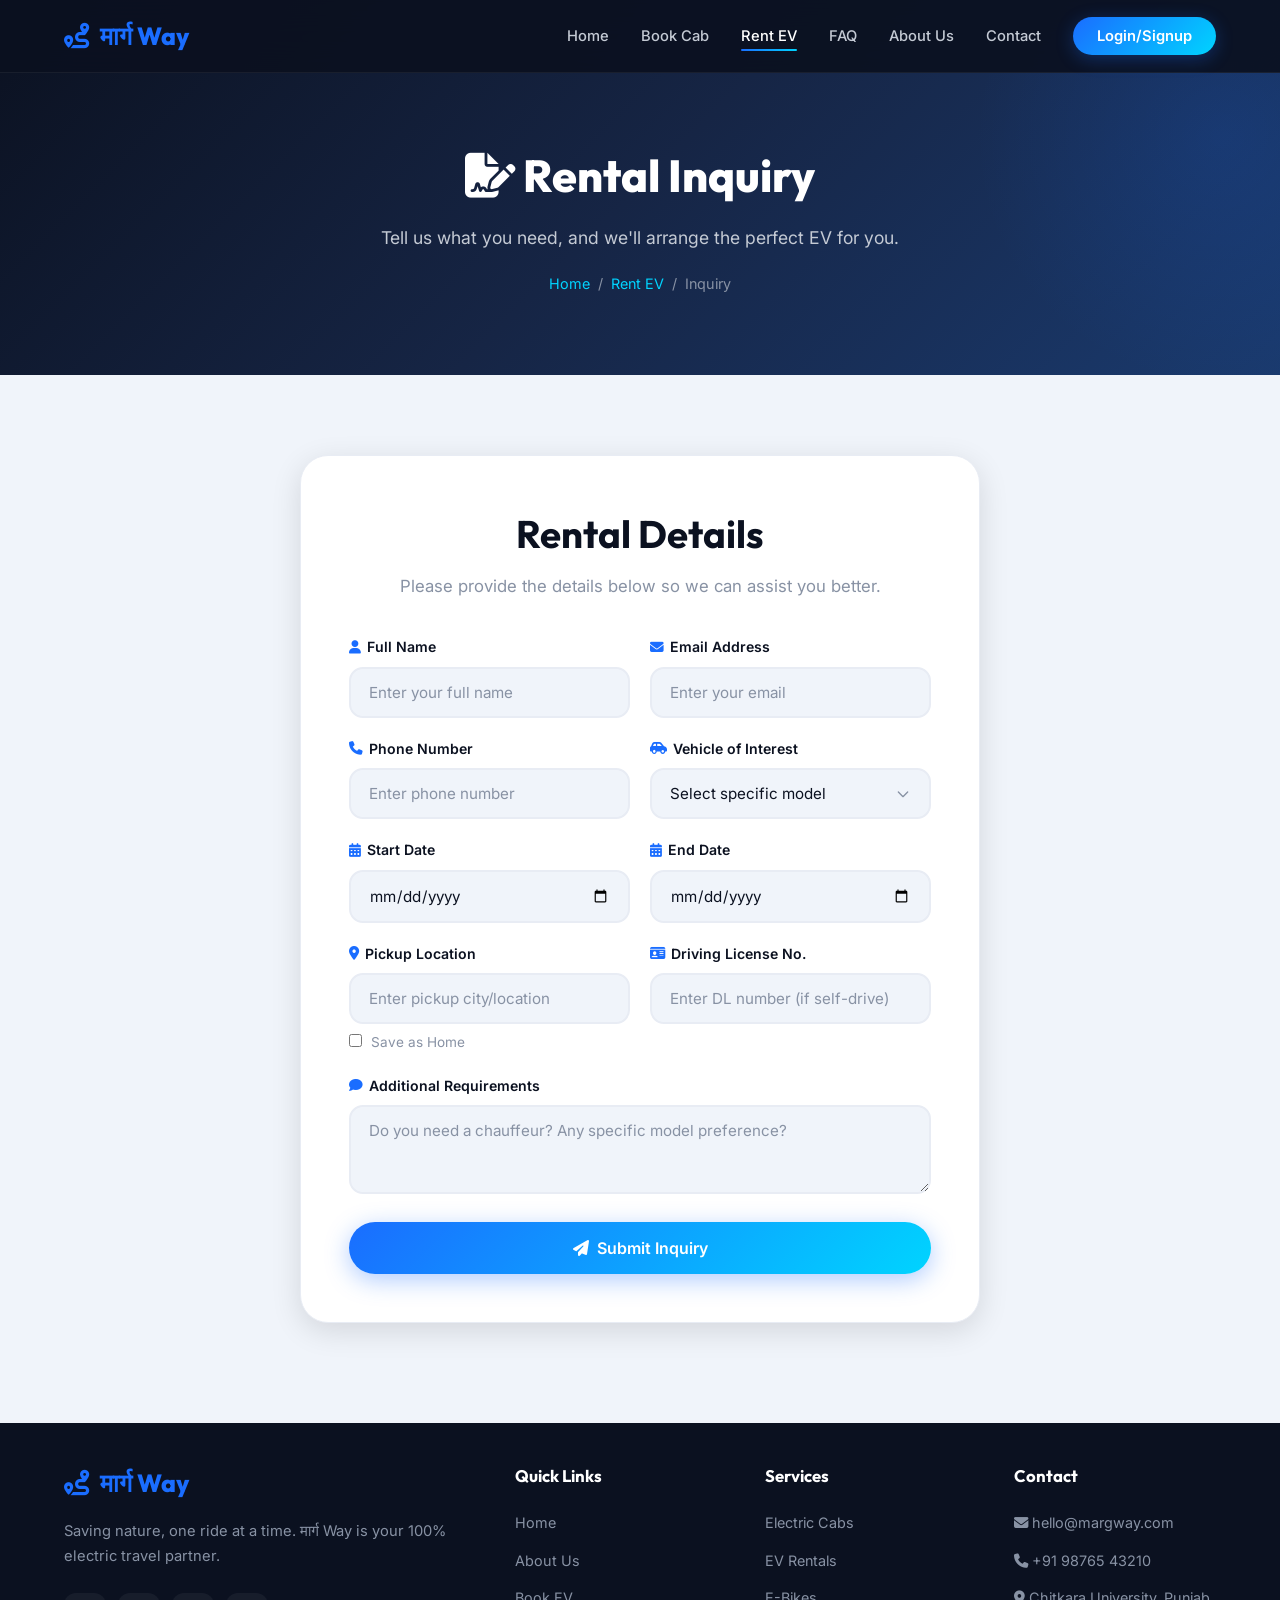
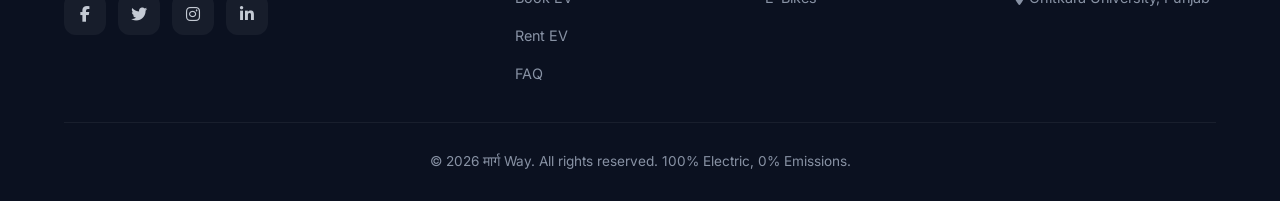
<file: rent-form.html>
<!DOCTYPE html>
<html lang="en">

<head>
    <meta charset="UTF-8" />
    <meta name="viewport" content="width=device-width, initial-scale=1.0" />
    <title>Rent EV Inquiry — मार्ग Way</title>
    <meta name="description"
        content="Inquire about renting an EV with मार्ग Way. Tell us your requirements and we'll get you the perfect electric ride." />
    <link rel="stylesheet" href="css/style.css" />
    <link rel="stylesheet" href="https://cdnjs.cloudflare.com/ajax/libs/font-awesome/6.5.1/css/all.min.css" />
</head>

<body>

    <!-- ========== NAVBAR ========== -->
    <input type="checkbox" id="nav-toggle" class="nav-toggle">
    <nav class="navbar" id="navbar">
        <div class="container">
            <a href="index.html" class="navbar-logo">
                <i class="fas fa-route"></i>
                <span>मार्ग Way</span>
            </a>
            <ul class="nav-links" id="navLinks">
                <li><a href="index.html">Home</a></li>
                <li><a href="book.html">Book Cab</a></li>
                <li><a href="rent.html" class="active">Rent EV</a></li>
                <li><a href="faq.html">FAQ</a></li>
                <li><a href="about.html">About Us</a></li>
                <li><a href="contact.html">Contact</a></li>
                <li><a href="login.html" class="nav-cta">Login/Signup</a></li>
            </ul>
            <label for="nav-toggle" class="hamburger" id="hamburger">
                <span></span><span></span><span></span>
            </label>
        </div>
    </nav>

    <!-- ========== PAGE HEADER ========== -->
    <section class="page-header">
        <div class="container">
            <h1><i class="fas fa-file-signature"></i> Rental Inquiry</h1>
            <p>Tell us what you need, and we'll arrange the perfect EV for you.</p>
            <div class="breadcrumb">
                <a href="index.html">Home</a> <span>/</span> <a href="rent.html">Rent EV</a> <span>/</span>
                <span>Inquiry</span>
            </div>
        </div>
    </section>

    <!-- ========== INQUIRY FORM ========== -->
    <section class="form-section">
        <div class="container">
            <div class="form-container">
                <h2 class="section-title" style="margin-bottom: 8px;">Rental Details</h2>
                <p class="section-subtitle" style="margin-bottom: 36px;">Please provide the details below so we can
                    assist you better.</p>

                <form id="rentForm">
                    <div class="form-grid">
                        <div class="form-group">
                            <label><i class="fas fa-user"></i> Full Name</label>
                            <input type="text" placeholder="Enter your full name" id="rent-name" />
                        </div>
                        <div class="form-group">
                            <label><i class="fas fa-envelope"></i> Email Address</label>
                            <input type="email" placeholder="Enter your email" id="rent-email" />
                        </div>
                        <div class="form-group">
                            <label><i class="fas fa-phone"></i> Phone Number</label>
                            <input type="tel" placeholder="Enter phone number" id="rent-phone" />
                        </div>
                        <div class="form-group">
                            <label><i class="fas fa-car-side"></i> Vehicle of Interest</label>
                            <select id="rent-vehicle-type">
                                <option value="" disabled selected>Select specific model</option>
                                <option value="tesla">Tesla Model 3</option>
                                <option value="mg">MG ZS EV</option>
                                <option value="tata">Tata Nexon EV</option>
                                <option value="f77">Ultraviolette F77 (Bike)</option>
                                <option value="ather">Ather 450X (Scooter)</option>
                                <option value="bicycle">Smart E-Bicycle</option>
                            </select>
                        </div>
                        <div class="form-group">
                            <label><i class="fas fa-calendar-alt"></i> Start Date</label>
                            <input type="date" id="start-date" />
                        </div>
                        <div class="form-group">
                            <label><i class="fas fa-calendar-alt"></i> End Date</label>
                            <input type="date" id="end-date" />
                        </div>
                        <div class="form-group">
                            <label><i class="fas fa-map-marker-alt"></i> Pickup Location</label>
                            <input type="text" placeholder="Enter pickup city/location" id="pickup-location" />
                            <div style="margin-top: 5px;">
                                <input type="checkbox" id="save-home-rent-pickup" style="width: auto; margin-right: 5px;"> <label for="save-home-rent-pickup" style="font-size: 0.85rem; font-weight: normal; color: #8892a4; display: inline;">Save as Home</label>
                                <button type="button" id="use-home-rent-pickup" style="display: none; background: none; border: none; color: #1a6dff; font-size: 0.85rem; cursor: pointer; float: right; padding: 0;">Use Home</button>
                            </div>
                        </div>
                        <div class="form-group">
                            <label><i class="fas fa-id-card"></i> Driving License No.</label>
                            <input type="text" placeholder="Enter DL number (if self-drive)" id="dl-number" />
                        </div>
                        <div class="form-group full-width">
                            <label><i class="fas fa-comment"></i> Additional Requirements</label>
                            <textarea rows="3" placeholder="Do you need a chauffeur? Any specific model preference?"
                                id="rent-notes" style="resize: vertical;"></textarea>
                        </div>
                    </div>

                    <div id="live-fare-rent" style="text-align: center; font-size: 1.1rem; font-weight: bold; color: #28a745; margin-bottom: 20px; display: none;">
                        Estimated Rate: <span id="fare-amount-rent">₹0</span> <span style="font-size: 0.85rem; color: #8892a4; font-weight: normal;">(Total for selected days)</span>
                    </div>

                    <div class="form-submit">
                        <button type="button" class="btn btn-dark">
                            <i class="fas fa-paper-plane"></i> Submit Inquiry
                        </button>
                    </div>
                </form>
            </div>
        </div>
    </section>

    <!-- ========== FOOTER ========== -->
    <footer class="footer">
        <div class="container">
            <div class="footer-top">
                <div class="footer-brand">
                    <a href="index.html" class="navbar-logo">
                        <i class="fas fa-route"></i>
                        <span>मार्ग Way</span>
                    </a>
                    <p>Saving nature, one ride at a time. मार्ग Way is your 100% electric travel partner.</p>
                    <div class="footer-social">
                        <a href="#"><i class="fab fa-facebook-f"></i></a>
                        <a href="#"><i class="fab fa-twitter"></i></a>
                        <a href="#"><i class="fab fa-instagram"></i></a>
                        <a href="#"><i class="fab fa-linkedin-in"></i></a>
                    </div>
                </div>
                <div class="footer-col">
                    <h4>Quick Links</h4>
                    <ul>
                        <li><a href="index.html">Home</a></li>
                        <li><a href="about.html">About Us</a></li>
                        <li><a href="book.html">Book EV</a></li>
                        <li><a href="rent.html">Rent EV</a></li>
                        <li><a href="faq.html">FAQ</a></li>
                    </ul>
                </div>
                <div class="footer-col">
                    <h4>Services</h4>
                    <ul>
                        <li><a href="book.html">Electric Cabs</a></li>
                        <li><a href="rent.html">EV Rentals</a></li>
                        <li><a href="rent.html">E-Bikes</a></li>
                    </ul>
                </div>
                <div class="footer-col">
                    <h4>Contact</h4>
                    <ul>
                        <li><a href="contact.html"><i class="fas fa-envelope"></i> hello@margway.com</a></li>
                        <li><a href="contact.html"><i class="fas fa-phone"></i> +91 98765 43210</a></li>
                        <li><a href="contact.html"><i class="fas fa-location-dot"></i> Chitkara University, Punjab</a></li>
                    </ul>
                </div>
            </div>
            <div class="footer-bottom">
                <p>&copy; 2026 मार्ग Way. All rights reserved. 100% Electric, 0% Emissions.</p>
            </div>
        </div>
    </footer>

    <script src="js/auth.js"></script>
    <script src="js/booking.js"></script>
</body>

</html>
</file>
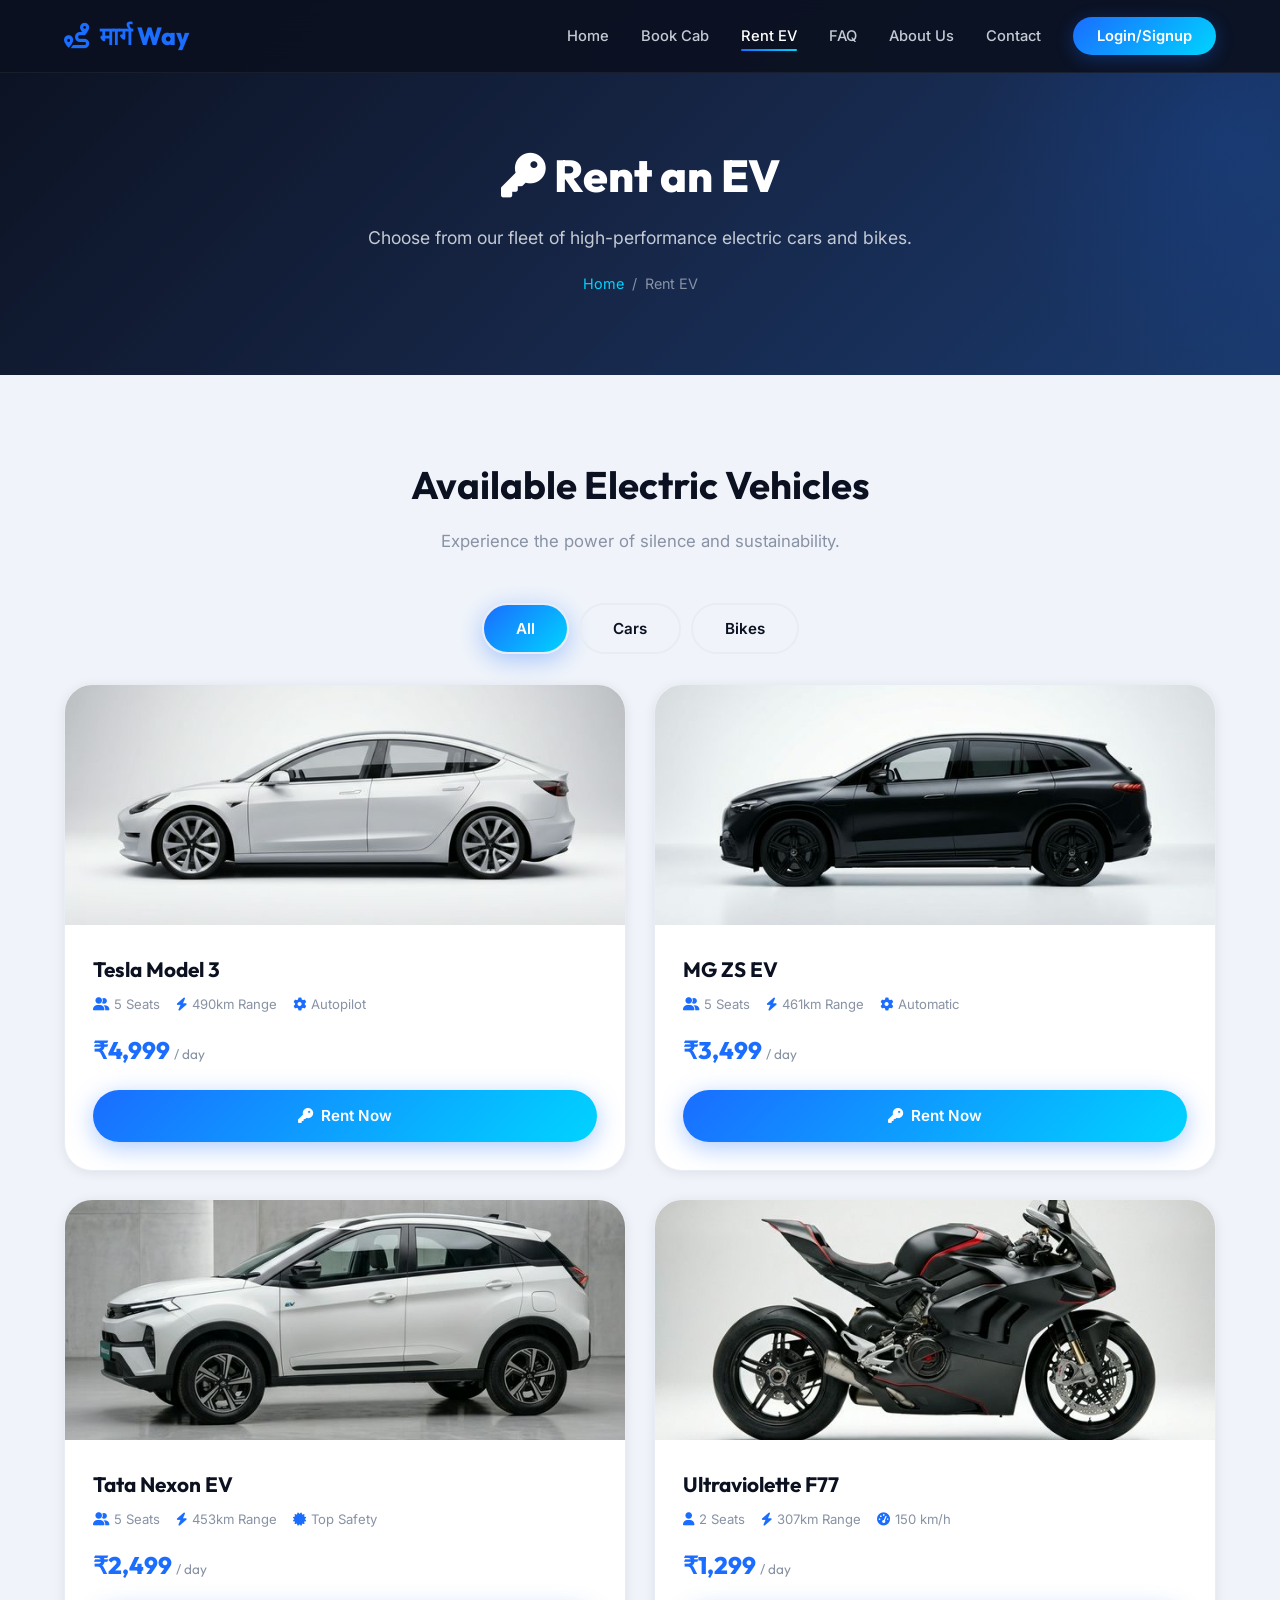
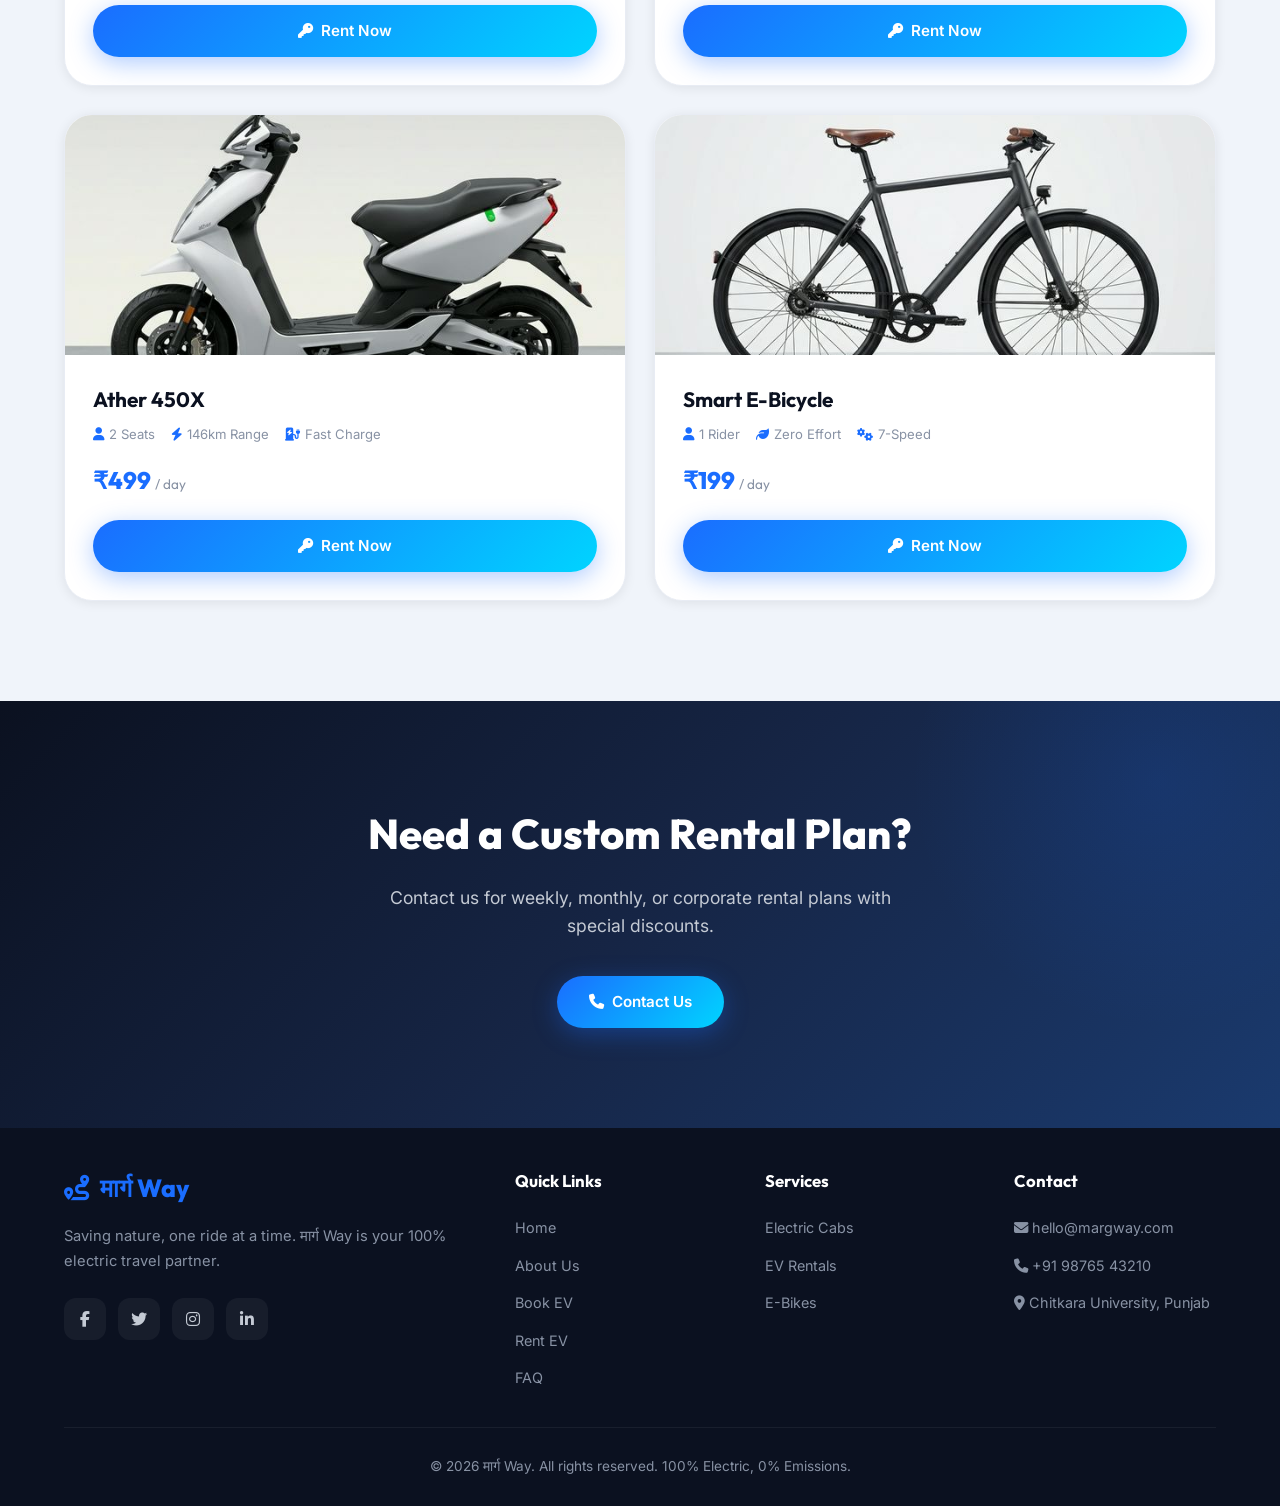
<file: rent.html>
<!DOCTYPE html>
<html lang="en">

<head>
    <meta charset="UTF-8" />
    <meta name="viewport" content="width=device-width, initial-scale=1.0" />
    <title>Rent EV — मार्ग Way</title>
    <meta name="description"
        content="Rent electric cars and bikes on मार्ग Way. Zero emissions, zero noise, 100% fun." />
    <link rel="stylesheet" href="css/style.css" />
    <link rel="stylesheet" href="https://cdnjs.cloudflare.com/ajax/libs/font-awesome/6.5.1/css/all.min.css" />
</head>

<body>

    <!-- ========== NAVBAR ========== -->
    <input type="checkbox" id="nav-toggle" class="nav-toggle">
    <nav class="navbar" id="navbar">
        <div class="container">
            <a href="index.html" class="navbar-logo">
                <i class="fas fa-route"></i>
                <span>मार्ग Way</span>
            </a>
            <ul class="nav-links" id="navLinks">
                <li><a href="index.html">Home</a></li>
                <li><a href="book.html">Book Cab</a></li>
                <li><a href="rent.html" class="active">Rent EV</a></li>
                <li><a href="faq.html">FAQ</a></li>
                <li><a href="about.html">About Us</a></li>
                <li><a href="contact.html">Contact</a></li>
                <li><a href="login.html" class="nav-cta">Login/Signup</a></li>
            </ul>
            <label for="nav-toggle" class="hamburger" id="hamburger">
                <span></span><span></span><span></span>
            </label>
        </div>
    </nav>

    <!-- ========== PAGE HEADER ========== -->
    <section class="page-header">
        <div class="container">
            <h1><i class="fas fa-key"></i> Rent an EV</h1>
            <p>Choose from our fleet of high-performance electric cars and bikes.</p>
            <div class="breadcrumb">
                <a href="index.html">Home</a> <span>/</span> <span>Rent EV</span>
            </div>
        </div>
    </section>

    <!-- ========== VEHICLE CARDS ========== -->
    <section class="rent-section">
        <div class="container">
            <h2 class="section-title">Available Electric Vehicles</h2>
            <p class="section-subtitle">Experience the power of silence and sustainability.</p>

            <style>
                .filter-btn {
                    background: transparent;
                    color: #0b1120;
                    border: 2px solid #e8ecf4;
                    transition: all 0.3s ease;
                }
                .filter-btn:hover {
                    border-color: #1a6dff;
                    color: #1a6dff;
                }
                .filter-btn.active {
                    background: linear-gradient(135deg, #1a6dff, #00d4ff);
                    color: #ffffff;
                    box-shadow: 0 6px 24px rgba(26, 109, 255, 0.35);
                }
            </style>
            <div class="filter-buttons" style="display: flex; justify-content: center; gap: 10px; margin-bottom: 30px;">
                <button class="btn filter-btn active" data-filter="all" onclick="filterVehicles('all', this)">All</button>
                <button class="btn filter-btn" data-filter="car" onclick="filterVehicles('car', this)">Cars</button>
                <button class="btn filter-btn" data-filter="bike" onclick="filterVehicles('bike', this)">Bikes</button>
            </div>

            <div class="rent-grid">
                <!-- Tesla -->
                <div class="vehicle-card" data-type="car">
                    <div class="vehicle-card-image">
                        <img src="images/sedan.png" alt="Tesla Model 3" />
                    </div>
                    <div class="vehicle-card-body">
                        <h3>Tesla Model 3</h3>
                        <div class="vehicle-card-meta">
                            <span><i class="fas fa-user-group"></i> 5 Seats</span>
                            <span><i class="fas fa-bolt"></i> 490km Range</span>
                            <span><i class="fas fa-gear"></i> Autopilot</span>
                        </div>
                        <div class="vehicle-card-price">₹4,999 <small>/ day</small></div>
                        <a href="rent-form.html?vehicle=tesla" class="btn btn-dark">
                            <i class="fas fa-key"></i> Rent Now
                        </a>
                    </div>
                </div>

                <!-- MG -->
                <div class="vehicle-card" data-type="car">
                    <div class="vehicle-card-image">
                        <img src="images/suv.png" alt="MG ZS EV" />
                    </div>
                    <div class="vehicle-card-body">
                        <h3>MG ZS EV</h3>
                        <div class="vehicle-card-meta">
                            <span><i class="fas fa-user-group"></i> 5 Seats</span>
                            <span><i class="fas fa-bolt"></i> 461km Range</span>
                            <span><i class="fas fa-gear"></i> Automatic</span>
                        </div>
                        <div class="vehicle-card-price">₹3,499 <small>/ day</small></div>
                        <a href="rent-form.html?vehicle=mg" class="btn btn-dark">
                            <i class="fas fa-key"></i> Rent Now
                        </a>
                    </div>
                </div>

                <!-- Tata -->
                <div class="vehicle-card" data-type="car">
                    <div class="vehicle-card-image">
                        <img src="images/tata_nexon.png" alt="Tata Nexon EV" />
                    </div>
                    <div class="vehicle-card-body">
                        <h3>Tata Nexon EV</h3>
                        <div class="vehicle-card-meta">
                            <span><i class="fas fa-user-group"></i> 5 Seats</span>
                            <span><i class="fas fa-bolt"></i> 453km Range</span>
                            <span><i class="fas fa-certificate"></i> Top Safety</span>
                        </div>
                        <div class="vehicle-card-price">₹2,499 <small>/ day</small></div>
                        <a href="rent-form.html?vehicle=tata" class="btn btn-dark">
                            <i class="fas fa-key"></i> Rent Now
                        </a>
                    </div>
                </div>

                <!-- Sport Bike -->
                <div class="vehicle-card" data-type="bike">
                    <div class="vehicle-card-image">
                        <img src="images/bike.png" alt="Ultraviolette F77" />
                    </div>
                    <div class="vehicle-card-body">
                        <h3>Ultraviolette F77</h3>
                        <div class="vehicle-card-meta">
                            <span><i class="fas fa-user"></i> 2 Seats</span>
                            <span><i class="fas fa-bolt"></i> 307km Range</span>
                            <span><i class="fas fa-gauge-high"></i> 150 km/h</span>
                        </div>
                        <div class="vehicle-card-price">₹1,299 <small>/ day</small></div>
                        <a href="rent-form.html?vehicle=f77" class="btn btn-dark">
                            <i class="fas fa-key"></i> Rent Now
                        </a>
                    </div>
                </div>

                <!-- Scooter -->
                <div class="vehicle-card" data-type="bike">
                    <div class="vehicle-card-image">
                        <img src="images/ather_450x.png" alt="Ather 450X" />
                    </div>
                    <div class="vehicle-card-body">
                        <h3>Ather 450X</h3>
                        <div class="vehicle-card-meta">
                            <span><i class="fas fa-user"></i> 2 Seats</span>
                            <span><i class="fas fa-bolt"></i> 146km Range</span>
                            <span><i class="fas fa-charging-station"></i> Fast Charge</span>
                        </div>
                        <div class="vehicle-card-price">₹499 <small>/ day</small></div>
                        <a href="rent-form.html?vehicle=ather" class="btn btn-dark">
                            <i class="fas fa-key"></i> Rent Now
                        </a>
                    </div>
                </div>

                <!-- Bicycle -->
                <div class="vehicle-card" data-type="bike">
                    <div class="vehicle-card-image">
                        <img src="images/bicycle.png" alt="Smart E-Bicycle" />
                    </div>
                    <div class="vehicle-card-body">
                        <h3>Smart E-Bicycle</h3>
                        <div class="vehicle-card-meta">
                            <span><i class="fas fa-user"></i> 1 Rider</span>
                            <span><i class="fas fa-leaf"></i> Zero Effort</span>
                            <span><i class="fas fa-gears"></i> 7-Speed</span>
                        </div>
                        <div class="vehicle-card-price">₹199 <small>/ day</small></div>
                        <a href="rent-form.html?vehicle=bicycle" class="btn btn-dark">
                            <i class="fas fa-key"></i> Rent Now
                        </a>
                    </div>
                </div>
            </div>
        </div>
    </section>

    <!-- ========== CTA ========== -->
    <section class="cta-section">
        <div class="container">
            <div class="cta-content">
                <h2>Need a Custom Rental Plan?</h2>
                <p>Contact us for weekly, monthly, or corporate rental plans with special discounts.</p>
                <div class="cta-buttons">
                    <a href="contact.html" class="btn btn-primary">
                        <i class="fas fa-phone"></i> Contact Us
                    </a>
                </div>
            </div>
        </div>
    </section>

    <!-- ========== FOOTER ========== -->
    <footer class="footer">
        <div class="container">
            <div class="footer-top">
                <div class="footer-brand">
                    <a href="index.html" class="navbar-logo">
                        <i class="fas fa-route"></i>
                        <span>मार्ग Way</span>
                    </a>
                    <p>Saving nature, one ride at a time. मार्ग Way is your 100% electric travel partner.</p>
                    <div class="footer-social">
                        <a href="#"><i class="fab fa-facebook-f"></i></a>
                        <a href="#"><i class="fab fa-twitter"></i></a>
                        <a href="#"><i class="fab fa-instagram"></i></a>
                        <a href="#"><i class="fab fa-linkedin-in"></i></a>
                    </div>
                </div>
                <div class="footer-col">
                    <h4>Quick Links</h4>
                    <ul>
                        <li><a href="index.html">Home</a></li>
                        <li><a href="about.html">About Us</a></li>
                        <li><a href="book.html">Book EV</a></li>
                        <li><a href="rent.html">Rent EV</a></li>
                        <li><a href="faq.html">FAQ</a></li>
                    </ul>
                </div>
                <div class="footer-col">
                    <h4>Services</h4>
                    <ul>
                        <li><a href="book.html">Electric Cabs</a></li>
                        <li><a href="rent.html">EV Rentals</a></li>
                        <li><a href="rent.html">E-Bikes</a></li>
                    </ul>
                </div>
                <div class="footer-col">
                    <h4>Contact</h4>
                    <ul>
                        <li><a href="contact.html"><i class="fas fa-envelope"></i> hello@margway.com</a></li>
                        <li><a href="contact.html"><i class="fas fa-phone"></i> +91 98765 43210</a></li>
                        <li><a href="contact.html"><i class="fas fa-location-dot"></i> Chitkara University, Punjab</a></li>
                    </ul>
                </div>
            </div>
            <div class="footer-bottom">
                <p>&copy; 2026 मार्ग Way. All rights reserved. 100% Electric, 0% Emissions.</p>
            </div>
        </div>
    </footer>

    <script src="js/auth.js"></script>
    <script src="js/booking.js"></script>
</body>

</html>
</file>
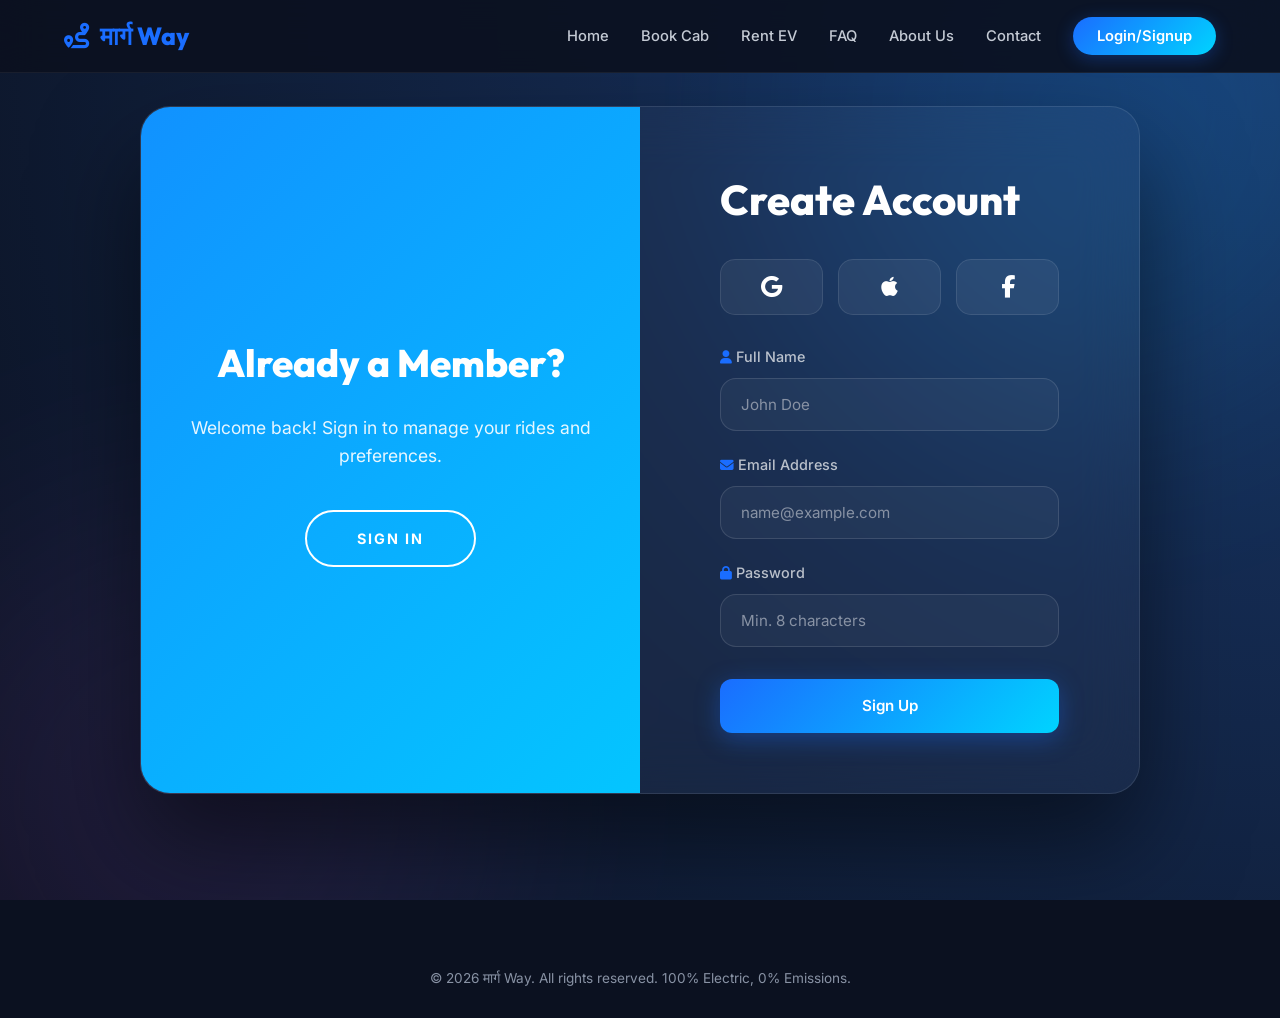
<file: signup.html>
<!DOCTYPE html>
<html lang="en">

<head>
    <meta charset="UTF-8" />
    <meta name="viewport" content="width=device-width, initial-scale=1.0" />
    <title>Login / Signup — मार्ग Way</title>
    <meta name="description" content="Login or Sign up to मार्ग Way. Manage your EV rides, rentals, and bookings." />
    <link rel="stylesheet" href="css/style.css" />
    <link rel="stylesheet" href="https://cdnjs.cloudflare.com/ajax/libs/font-awesome/6.5.1/css/all.min.css" />
</head>

<body>

    <!-- ========== NAVBAR ========== -->
    <input type="checkbox" id="nav-toggle" class="nav-toggle">
    <nav class="navbar" id="navbar">
        <div class="container">
            <a href="index.html" class="navbar-logo">
                <i class="fas fa-route"></i>
                <span>मार्ग Way</span>
            </a>

            <ul class="nav-links" id="navLinks">
                <li><a href="index.html">Home</a></li>
                <li><a href="book.html">Book Cab</a></li>
                <li><a href="rent.html">Rent EV</a></li>
                <li><a href="faq.html">FAQ</a></li>
                <li><a href="about.html">About Us</a></li>
                <li><a href="contact.html">Contact</a></li>
                <li><a href="signup.html" class="nav-cta active">Login/Signup</a></li>
            </ul>

            <label for="nav-toggle" class="hamburger" id="hamburger">
                <span></span><span></span><span></span>
            </label>
        </div>
    </nav>

    <!-- ========== AUTH WRAPPER ========== -->
    <main class="auth-page-wrapper">
        <div class="auth-bg-blob blob-1"></div>
        <div class="auth-bg-blob blob-2"></div>

        <input type="checkbox" id="auth-toggle" checked>

        <div class="auth-container">
            <div class="auth-forms-track">

                <div class="auth-form-side sign-in-side">
                    <h2>Sign In</h2>
                    <div class="social-login">
                        <a href="#" class="social-btn"><i class="fab fa-google"></i></a>
                        <a href="#" class="social-btn"><i class="fab fa-apple"></i></a>
                        <a href="#" class="social-btn"><i class="fab fa-facebook-f"></i></a>
                    </div>
                    <p style="text-align: center; color: var(--gray-light); font-size: 0.85rem; margin-bottom: 25px;">or use your email account</p>

                    <form id="signin-form">
                        <div class="form-group">
                            <label><i class="fas fa-envelope"></i> Email Address</label>
                            <input type="email" id="signin-email" placeholder="name@example.com" required>
                        </div>
                        <div class="form-group">
                            <label><i class="fas fa-lock"></i> Password</label>
                            <input type="password" id="signin-password" placeholder="••••••••" required>
                        </div>
                        <a href="#" style="font-size: 0.85rem; color: var(--accent); margin-bottom: 25px; display: inline-block;">Forgot password?</a>
                        <button type="submit" class="btn btn-primary" style="width: 100%; justify-content: center; border-radius: 12px; height: 54px;">Sign In</button>
                    </form>
                </div>

                <div class="auth-form-side sign-up-side">
                    <h2>Create Account</h2>
                    <div class="social-login">
                        <a href="#" class="social-btn"><i class="fab fa-google"></i></a>
                        <a href="#" class="social-btn"><i class="fab fa-apple"></i></a>
                        <a href="#" class="social-btn"><i class="fab fa-facebook-f"></i></a>
                    </div>
                    <form id="signup-form">
                        <div class="form-group">
                            <label><i class="fas fa-user"></i> Full Name</label>
                            <input type="text" id="signup-name" placeholder="John Doe" required>
                        </div>
                        <div class="form-group">
                            <label><i class="fas fa-envelope"></i> Email Address</label>
                            <input type="email" id="signup-email" placeholder="name@example.com" required>
                        </div>
                        <div class="form-group">
                            <label><i class="fas fa-lock"></i> Password</label>
                            <input type="password" id="signup-password" placeholder="Min. 8 characters" required>
                        </div>
                        <button type="submit" class="btn btn-primary" style="width: 100%; justify-content: center; margin-top: 10px; border-radius: 12px; height: 54px;">Sign Up</button>
                    </form>
                </div>
            </div>

            <div class="auth-overlay-side">
                <div class="auth-overlay-content">
                    <div class="msg-signup">
                        <h2>New Here?</h2>
                        <p>Sign up now to start your eco-friendly journey with us!</p>
                        <label for="auth-toggle" class="auth-toggle-label">Create Account</label>
                    </div>
                    <div class="msg-signin">
                        <h2>Already a Member?</h2>
                        <p>Welcome back! Sign in to manage your rides and preferences.</p>
                        <label for="auth-toggle" class="auth-toggle-label">Sign In</label>
                    </div>
                </div>
            </div>
        </div>
    </main>

    <!-- ========== FOOTER ========== -->
    <footer class="footer">
        <div class="container">
            <div class="footer-bottom">
                <p>&copy; 2026 मार्ग Way. All rights reserved. 100% Electric, 0% Emissions.</p>
            </div>
        </div>
    </footer>

    <script src="js/auth.js"></script>
</body>

</html>
</file>
<file: css/style.css>
/* ===================================================
   मार्ग Way — Premium Ride Sharing CSS
   Color Palette: Deep Navy, Electric Blue, White
   =================================================== */

/* ---------- Google Fonts ---------- */
@import url('https://fonts.googleapis.com/css2?family=Inter:wght@300;400;500;600;700;800;900&family=Outfit:wght@300;400;500;600;700;800&display=swap');

/* ---------- Reset ---------- */
*,
*::before,
*::after {
  margin: 0;
  padding: 0;
  box-sizing: border-box;
}

html {
  scroll-behavior: smooth;
  font-size: 16px;
}

body {
  font-family: 'Inter', sans-serif;
  color: #0b1120;
  background: #f0f4fa;
  line-height: 1.6;
}

a {
  text-decoration: none;
  color: inherit;
}

ul {
  list-style: none;
}

img {
  max-width: 100%;
  display: block;
}

/* ---------- Utility ---------- */
.container {
  max-width: 1200px;
  margin: 0 auto;
  padding: 0 24px;
}

.section-title {
  font-family: 'Outfit', sans-serif;
  font-size: 2.4rem;
  font-weight: 700;
  text-align: center;
  margin-bottom: 12px;
  color: #0b1120;
}

.section-subtitle {
  text-align: center;
  color: #8892a4;
  font-size: 1.05rem;
  max-width: 600px;
  margin: 0 auto 48px;
}

/* =============================================
   NAVBAR
   ============================================= */
.navbar {
  position: fixed;
  top: 0;
  left: 0;
  width: 100%;
  z-index: 1000;
  background: rgba(11, 17, 32, 0.92);
  backdrop-filter: blur(18px);
  border-bottom: 1px solid rgba(255, 255, 255, 0.06);
  transition: 0.35s cubic-bezier(0.4, 0, 0.2, 1);
}

.navbar .container {
  display: flex;
  align-items: center;
  justify-content: space-between;
  height: 72px;
}

.navbar-logo {
  display: flex;
  align-items: center;
  gap: 10px;
  font-family: 'Outfit', sans-serif;
  font-weight: 800;
  font-size: 1.55rem;
  color: #ffffff;
}

.navbar-logo i {
  font-size: 1.6rem;
  color: #1a6dff;
}

.navbar-logo span {
  color: #1a6dff;
}

.nav-links {
  display: flex;
  align-items: center;
  gap: 32px;
}

.nav-links a {
  font-size: 0.92rem;
  font-weight: 500;
  color: #c4cad4;
  position: relative;
  padding: 4px 0;
  transition: 0.35s cubic-bezier(0.4, 0, 0.2, 1);
}

.nav-links a::after {
  content: '';
  position: absolute;
  bottom: -2px;
  left: 0;
  width: 0;
  height: 2px;
  background: linear-gradient(135deg, #1a6dff, #00d4ff);
  border-radius: 2px;
  transition: 0.35s cubic-bezier(0.4, 0, 0.2, 1);
}

.nav-links a:hover,
.nav-links a.active {
  color: #ffffff;
}

.nav-links a:hover::after,
.nav-links a.active::after {
  width: 100%;
}

.nav-cta {
  background: linear-gradient(135deg, #1a6dff, #00d4ff) !important;
  color: #ffffff !important;
  padding: 10px 24px !important;
  border-radius: 50px !important;
  font-weight: 600 !important;
  transition: 0.35s cubic-bezier(0.4, 0, 0.2, 1) !important;
  box-shadow: 0 4px 18px rgba(26, 109, 255, 0.3);
}

.nav-cta::after {
  display: none !important;
}

.nav-cta:hover {
  transform: translateY(-2px);
  box-shadow: 0 6px 24px rgba(26, 109, 255, 0.45) !important;
}

/* Navigation Toggle (Checkbox Hack) */
.nav-toggle {
  display: none;
}

/* Hamburger */
.hamburger {
  display: none;
  flex-direction: column;
  gap: 5px;
  cursor: pointer;
  z-index: 1100;
}

.hamburger span {
  width: 26px;
  height: 2.5px;
  background: #ffffff;
  border-radius: 3px;
  transition: 0.35s cubic-bezier(0.4, 0, 0.2, 1);
}

/* Toggle Animation & State */
.nav-toggle:checked~.navbar .container .hamburger span:nth-child(1) {
  transform: translateY(7.5px) rotate(45deg);
}

.nav-toggle:checked~.navbar .container .hamburger span:nth-child(2) {
  opacity: 0;
}

.nav-toggle:checked~.navbar .container .hamburger span:nth-child(3) {
  transform: translateY(-7.5px) rotate(-45deg);
}

/* =============================================
   HERO SECTION
   ============================================= */
.hero {
  position: relative;
  min-height: 100vh;
  display: flex;
  align-items: center;
  background: linear-gradient(135deg, #0b1120 0%, #162545 50%, #1a3a6e 100%);
  overflow: hidden;
  padding-top: 72px;
}

.hero::before {
  content: '';
  position: absolute;
  top: -50%;
  right: -20%;
  width: 700px;
  height: 700px;
  background: radial-gradient(circle, rgba(26, 109, 255, 0.15) 0%, transparent 70%);
  border-radius: 50%;
  animation: heroGlow 6s ease-in-out infinite alternate;
}

.hero::after {
  content: '';
  position: absolute;
  bottom: -30%;
  left: -10%;
  width: 500px;
  height: 500px;
  background: radial-gradient(circle, rgba(0, 212, 255, 0.1) 0%, transparent 70%);
  border-radius: 50%;
  animation: heroGlow 8s ease-in-out infinite alternate-reverse;
}

@keyframes heroGlow {
  0% {
    transform: scale(1) translate(0, 0);
  }

  100% {
    transform: scale(1.15) translate(20px, -20px);
  }
}

.hero .container {
  position: relative;
  z-index: 2;
  display: flex;
  align-items: center;
  justify-content: space-between;
  gap: 60px;
}

.hero-content {
  flex: 1;
  max-width: 600px;
}

.hero-badge {
  display: inline-flex;
  align-items: center;
  gap: 8px;
  background: rgba(26, 109, 255, 0.12);
  border: 1px solid rgba(26, 109, 255, 0.25);
  padding: 8px 18px;
  border-radius: 50px;
  font-size: 0.82rem;
  font-weight: 600;
  color: #00d4ff;
  margin-bottom: 28px;
  letter-spacing: 0.5px;
}

.hero-badge i {
  font-size: 0.9rem;
}

.hero h1 {
  font-family: 'Outfit', sans-serif;
  font-size: 3.6rem;
  font-weight: 800;
  line-height: 1.12;
  color: #ffffff;
  margin-bottom: 20px;
}

.hero h1 .highlight {
  color: #1a6dff;
}

.hero p {
  font-size: 1.15rem;
  color: #c4cad4;
  margin-bottom: 36px;
  line-height: 1.7;
}

.hero-buttons {
  display: flex;
  gap: 16px;
  flex-wrap: wrap;
}

.animation-container {
  position: absolute;
  top: 72px;
  left: 0;
  width: 100%;
  height: calc(100vh - 72px);
  z-index: 1;
  background: #111;
  overflow: hidden;
}

.video-bg {
  position: absolute;
  top: 50%;
  left: 50%;
  min-width: 100%;
  min-height: 100%;
  width: auto;
  height: auto;
  transform: translate(-50%, -50%);
  object-fit: cover;
  opacity: 0.85;
  z-index: 1;
}

.hero-content-wrapper {
  position: relative;
  z-index: 10;
  width: 100%;
}

.hero-content {
  background: rgba(11, 17, 32, 0.7);
  backdrop-filter: blur(16px);
  backdrop-filter: blur(16px);
  padding: 48px;
  border-radius: 28px;
  border: 1px solid rgba(255, 255, 255, 0.15);
  max-width: 620px;
  box-shadow: 0 25px 50px rgba(0, 0, 0, 0.3);
}


.hero-stats {
  display: flex;
  gap: 40px;
  margin-top: 48px;
}

.hero-stat {
  text-align: left;
}

.hero-stat .number {
  font-family: 'Outfit', sans-serif;
  font-size: 2rem;
  font-weight: 800;
  color: #ffffff;
}

.hero-stat .label {
  font-size: 0.85rem;
  color: #8892a4;
  margin-top: 2px;
}

/* =============================================
   BUTTONS
   ============================================= */
.btn {
  display: inline-flex;
  align-items: center;
  gap: 8px;
  padding: 14px 32px;
  border-radius: 50px;
  font-size: 0.95rem;
  font-weight: 600;
  cursor: pointer;
  border: none;
  transition: 0.35s cubic-bezier(0.4, 0, 0.2, 1);
  font-family: 'Inter', sans-serif;
}

.btn-primary {
  background: linear-gradient(135deg, #1a6dff, #00d4ff);
  color: #ffffff;
  box-shadow: 0 6px 24px rgba(26, 109, 255, 0.35);
}

.btn-primary:hover {
  transform: translateY(-3px);
  box-shadow: 0 10px 36px rgba(26, 109, 255, 0.5);
}

.btn-outline {
  background: transparent;
  color: #ffffff;
  border: 2px solid rgba(255, 255, 255, 0.2);
}

.btn-outline:hover {
  background: rgba(255, 255, 255, 0.08);
  border-color: rgba(255, 255, 255, 0.4);
  transform: translateY(-3px);
}

.btn-dark {
  background: linear-gradient(135deg, #1a6dff, #00d4ff);
  color: #ffffff;
  box-shadow: 0 6px 24px rgba(26, 109, 255, 0.35);
}

.btn-dark:hover {
  transform: translateY(-3px);
  box-shadow: 0 10px 36px rgba(26, 109, 255, 0.5);
}

/* =============================================
   SERVICES SECTION
   ============================================= */
.services {
  padding: 100px 0;
  background: #ffffff;
}

.services-grid {
  display: grid;
  grid-template-columns: repeat(4, 1fr);
  gap: 24px;
}

.service-card {
  background: #ffffff;
  border: 1px solid #e8ecf4;
  border-radius: 20px;
  padding: 36px 28px;
  text-align: center;
  transition: 0.35s cubic-bezier(0.4, 0, 0.2, 1);
  position: relative;
  overflow: hidden;
}

.service-card::before {
  content: '';
  position: absolute;
  top: 0;
  left: 0;
  width: 100%;
  height: 4px;
  background: linear-gradient(135deg, #1a6dff, #00d4ff);
  transform: scaleX(0);
  transition: 0.35s cubic-bezier(0.4, 0, 0.2, 1);
}

.service-card:hover {
  transform: translateY(-8px);
  box-shadow: 0 16px 48px rgba(0, 0, 0, 0.18);
  border-color: transparent;
}

.service-card:hover::before {
  transform: scaleX(1);
}

.service-icon {
  width: 72px;
  height: 72px;
  border-radius: 14px;
  background: linear-gradient(135deg, rgba(26, 109, 255, 0.08), rgba(0, 212, 255, 0.08));
  display: flex;
  align-items: center;
  justify-content: center;
  margin: 0 auto 20px;
  font-size: 1.8rem;
  color: #1a6dff;
  transition: 0.35s cubic-bezier(0.4, 0, 0.2, 1);
}

.service-card:hover .service-icon {
  background: linear-gradient(135deg, #1a6dff, #00d4ff);
  color: #ffffff;
  transform: scale(1.1);
}

.service-card h3 {
  font-family: 'Outfit', sans-serif;
  font-size: 1.2rem;
  font-weight: 700;
  margin-bottom: 10px;
  color: #0b1120;
}

.service-card p {
  font-size: 0.9rem;
  color: #8892a4;
  line-height: 1.6;
}

/* =============================================
   WHY CHOOSE US
   ============================================= */
.why-us {
  padding: 100px 0;
  background: #f0f4fa;
}

.why-carousel-container {
  width: 100%;
  margin-top: 40px;
  overflow: hidden;
  position: relative;
  mask-image: linear-gradient(to right, transparent, black 10%, black 90%, transparent);
  mask-image: linear-gradient(to right, transparent, black 10%, black 90%, transparent);
}

.why-carousel-track {
  display: flex;
  gap: 28px;
  width: max-content;
  animation: scroll 40s linear infinite;
  padding: 20px 0;
}

.why-carousel-container:hover .why-carousel-track {
  animation-play-state: paused;
}

@keyframes scroll {
  0% {
    transform: translateX(0);
  }

  100% {
    transform: translateX(calc(-50% - 14px));
  }
}

.why-card {
  width: 350px;
  flex-shrink: 0;
  background: #ffffff;
  border-radius: 20px;
  padding: 40px 32px;
  box-shadow: 0 2px 12px rgba(0, 0, 0, 0.08);
  transition: 0.35s cubic-bezier(0.4, 0, 0.2, 1);
  position: relative;
}

.why-card:hover {
  transform: translateY(-6px);
  box-shadow: 0 8px 30px rgba(0, 0, 0, 0.12);
}

.why-card-icon {
  width: 56px;
  height: 56px;
  border-radius: 14px;
  display: flex;
  align-items: center;
  justify-content: center;
  font-size: 1.4rem;
  margin-bottom: 20px;
  color: #ffffff;
}

.why-card:nth-child(6n+1) .why-card-icon {
  background: linear-gradient(135deg, #1a6dff, #5c9aff);
}

.why-card:nth-child(6n+2) .why-card-icon {
  background: linear-gradient(135deg, #00c9a7, #00d4ff);
}

.why-card:nth-child(6n+3) .why-card-icon {
  background: linear-gradient(135deg, #ff6b6b, #ffa06b);
}

.why-card:nth-child(6n+4) .why-card-icon {
  background: linear-gradient(135deg, #a855f7, #6366f1);
}

.why-card:nth-child(6n+5) .why-card-icon {
  background: linear-gradient(135deg, #f59e0b, #ef4444);
}

.why-card:nth-child(6n+6) .why-card-icon {
  background: linear-gradient(135deg, #10b981, #059669);
}

.why-card h3 {
  font-family: 'Outfit', sans-serif;
  font-size: 1.15rem;
  font-weight: 700;
  margin-bottom: 10px;
  color: #0b1120;
}

.why-card p {
  font-size: 0.9rem;
  color: #8892a4;
  line-height: 1.65;
}

/* =============================================
   CTA SECTION
   ============================================= */
.cta-section {
  padding: 100px 0;
  background: linear-gradient(135deg, #0b1120 0%, #162545 50%, #1a3a6e 100%);
  position: relative;
  overflow: hidden;
}

.cta-section::before {
  content: '';
  position: absolute;
  top: -40%;
  right: -10%;
  width: 500px;
  height: 500px;
  background: radial-gradient(circle, rgba(26, 109, 255, 0.12) 0%, transparent 70%);
  border-radius: 50%;
}

.cta-content {
  text-align: center;
  position: relative;
  z-index: 2;
}

.cta-content h2 {
  font-family: 'Outfit', sans-serif;
  font-size: 2.6rem;
  font-weight: 800;
  color: #ffffff;
  margin-bottom: 16px;
}

.cta-content p {
  font-size: 1.1rem;
  color: #c4cad4;
  max-width: 550px;
  margin: 0 auto 36px;
}

.cta-buttons {
  display: flex;
  gap: 16px;
  justify-content: center;
  flex-wrap: wrap;
}

/* =============================================
   FOOTER
   ============================================= */
.footer {
  background: #0b1120;
  color: #c4cad4;
  padding: 40px 0 0;
}

.footer-top {
  display: grid;
  grid-template-columns: 2fr 1fr 1fr 1fr;
  gap: 48px;
  padding-bottom: 24px;
  border-bottom: 1px solid rgba(255, 255, 255, 0.06);
}

.footer-brand p {
  font-size: 0.92rem;
  line-height: 1.7;
  margin-top: 16px;
  color: #8892a4;
}

.footer-social {
  display: flex;
  gap: 12px;
  margin-top: 24px;
}

.footer-social a {
  width: 42px;
  height: 42px;
  border-radius: 12px;
  display: flex;
  align-items: center;
  justify-content: center;
  background: rgba(255, 255, 255, 0.05);
  color: #c4cad4;
  font-size: 1rem;
  transition: 0.35s cubic-bezier(0.4, 0, 0.2, 1);
}

.footer-social a:hover {
  background: linear-gradient(135deg, #1a6dff, #00d4ff);
  color: #ffffff;
  transform: translateY(-3px);
}

.footer-col h4 {
  font-family: 'Outfit', sans-serif;
  font-size: 1.05rem;
  font-weight: 700;
  color: #ffffff;
  margin-bottom: 20px;
}

.footer-col ul li {
  margin-bottom: 12px;
}

.footer-col ul li a {
  font-size: 0.9rem;
  color: #8892a4;
  transition: 0.35s cubic-bezier(0.4, 0, 0.2, 1);
}

.footer-col ul li a:hover {
  color: #00d4ff;
  padding-left: 6px;
}

.footer-bottom {
  text-align: center;
  padding: 28px 0;
  font-size: 0.85rem;
  color: #8892a4;
}

/* =============================================
   PAGE HEADERS (Inner pages)
   ============================================= */
.page-header {
  padding: 140px 0 80px;
  background: linear-gradient(135deg, #0b1120 0%, #162545 50%, #1a3a6e 100%);
  text-align: center;
  position: relative;
  overflow: hidden;
}

.page-header::before {
  content: '';
  position: absolute;
  top: -30%;
  right: -15%;
  width: 500px;
  height: 500px;
  background: radial-gradient(circle, rgba(26, 109, 255, 0.12) 0%, transparent 70%);
  border-radius: 50%;
}

.page-header h1 {
  font-family: 'Outfit', sans-serif;
  font-size: 2.8rem;
  font-weight: 800;
  color: #ffffff;
  margin-bottom: 12px;
  position: relative;
  z-index: 2;
}

.page-header p {
  font-size: 1.1rem;
  color: #c4cad4;
  position: relative;
  z-index: 2;
}

.page-header .breadcrumb {
  display: flex;
  justify-content: center;
  gap: 8px;
  margin-top: 20px;
  font-size: 0.9rem;
  color: #8892a4;
  position: relative;
  z-index: 2;
}

.page-header .breadcrumb a {
  color: #00d4ff;
  transition: 0.35s cubic-bezier(0.4, 0, 0.2, 1);
}

.page-header .breadcrumb a:hover {
  color: #ffffff;
}

/* =============================================
   FORMS
   ============================================= */
.form-section {
  padding: 80px 0 100px;
  background: #f0f4fa;
}

.form-container {
  max-width: 680px;
  margin: 0 auto;
  background: #ffffff;
  border-radius: 28px;
  padding: 48px;
  box-shadow: 0 8px 30px rgba(0, 0, 0, 0.12);
  border: 1px solid #e8ecf4;
}

.form-grid {
  display: grid;
  grid-template-columns: 1fr 1fr;
  gap: 20px;
}

.form-group {
  display: flex;
  flex-direction: column;
}

.form-group.full-width {
  grid-column: 1 / -1;
}

.form-group label {
  font-size: 0.88rem;
  font-weight: 600;
  color: #0b1120;
  margin-bottom: 8px;
  display: flex;
  align-items: center;
  gap: 6px;
}

.form-group label i {
  color: #1a6dff;
  font-size: 0.85rem;
}

.form-group input,
.form-group select,
.form-group textarea {
  padding: 14px 18px;
  border: 2px solid #e8ecf4;
  border-radius: 14px;
  font-size: 0.95rem;
  font-family: 'Inter', sans-serif;
  color: #0b1120;
  background: #f0f4fa;
  transition: 0.35s cubic-bezier(0.4, 0, 0.2, 1);
  outline: none;
  width: 100%;
  line-height: normal;
  /* Fix for Safari select height */
}

.form-group select {
  appearance: none;
  -moz-appearance: none;
  appearance: none;
  background-image: url("data:image/svg+xml,%3Csvg xmlns='http://www.w3.org/2000/svg' fill='none' viewBox='0 0 24 24' stroke='%238892a4'%3E%3Cpath stroke-linecap='round' stroke-linejoin='round' stroke-width='2' d='M19 9l-7 7-7-7'%3E%3C/path%3E%3C/svg%3E");
  background-repeat: no-repeat;
  background-position: right 18px center;
  background-size: 16px;
  padding-right: 48px;
  /* Space for the custom arrow */
}

.form-group input:focus,
.form-group select:focus,
.form-group textarea:focus {
  border-color: #1a6dff;
  background: #ffffff;
  box-shadow: 0 0 0 4px rgba(26, 109, 255, 0.08);
}

.form-group input::placeholder,
.form-group textarea::placeholder {
  color: #8892a4;
}

.form-submit {
  margin-top: 28px;
  text-align: center;
}

.form-submit .btn {
  width: 100%;
  justify-content: center;
  padding: 16px 32px;
  font-size: 1rem;
}

/* =============================================
   VEHICLE CARDS (Rent Page)
   ============================================= */
.rent-section {
  padding: 80px 0 100px;
  background: #f0f4fa;
}

.rent-grid {
  display: grid;
  grid-template-columns: repeat(2, 1fr);
  gap: 28px;
}

.vehicle-card {
  background: #ffffff;
  border-radius: 28px;
  overflow: hidden;
  box-shadow: 0 2px 12px rgba(0, 0, 0, 0.08);
  border: 1px solid #e8ecf4;
  transition: 0.35s cubic-bezier(0.4, 0, 0.2, 1);
  display: flex;
  flex-direction: column;
}

.vehicle-card:hover {
  transform: translateY(-8px);
  box-shadow: 0 16px 48px rgba(0, 0, 0, 0.18);
  border-color: transparent;
}

.vehicle-card-image {
  width: 100%;
  height: 240px;
  overflow: hidden;
  background: linear-gradient(135deg, #f0f4fa, #e8ecf4);
}

.vehicle-card-image img {
  width: 100%;
  height: 100%;
  object-fit: cover;
  transition: 0.35s cubic-bezier(0.4, 0, 0.2, 1);
}

.vehicle-card:hover .vehicle-card-image img {
  transform: scale(1.05);
}

.vehicle-card-body {
  padding: 28px;
  flex: 1;
  display: flex;
  flex-direction: column;
}

.vehicle-card-body h3 {
  font-family: 'Outfit', sans-serif;
  font-size: 1.3rem;
  font-weight: 700;
  color: #0b1120;
  margin-bottom: 8px;
}

.vehicle-card-meta {
  display: flex;
  gap: 16px;
  margin-bottom: 16px;
}

.vehicle-card-meta span {
  font-size: 0.82rem;
  color: #8892a4;
  display: flex;
  align-items: center;
  gap: 5px;
}

.vehicle-card-meta span i {
  color: #1a6dff;
}

.vehicle-card-price {
  font-family: 'Outfit', sans-serif;
  font-size: 1.5rem;
  font-weight: 800;
  color: #1a6dff;
  margin-bottom: 20px;
}

.vehicle-card-price small {
  font-size: 0.85rem;
  font-weight: 400;
  color: #8892a4;
}

.vehicle-card-body .btn {
  margin-top: auto;
  justify-content: center;
}

/* =============================================
   ABOUT PAGE
   ============================================= */
.about-section {
  padding: 80px 0;
}

.about-content {
  display: grid;
  grid-template-columns: 1fr 1fr;
  gap: 60px;
  align-items: center;
}

.about-text h2 {
  font-family: 'Outfit', sans-serif;
  font-size: 2.2rem;
  font-weight: 800;
  color: #0b1120;
  margin-bottom: 20px;
}

.about-text p {
  color: #8892a4;
  font-size: 1rem;
  line-height: 1.8;
  margin-bottom: 16px;
}

.about-stats {
  display: grid;
  grid-template-columns: repeat(2, 1fr);
  gap: 24px;
  margin-top: 32px;
}

.about-stat-item {
  background: #f0f4fa;
  padding: 24px;
  border-radius: 14px;
  text-align: center;
}

.about-stat-item .number {
  font-family: 'Outfit', sans-serif;
  font-size: 2rem;
  font-weight: 800;
  color: #1a6dff;
}

.about-stat-item .label {
  font-size: 0.85rem;
  color: #8892a4;
  margin-top: 4px;
}

.about-image {
  position: relative;
}

.about-image-main {
  border-radius: 28px;
  box-shadow: 0 16px 48px rgba(0, 0, 0, 0.18);
  width: 100%;
}


.team-section {
  padding: 80px 0;
  background: #f0f4fa;
}

.team-grid {
  display: grid;
  grid-template-columns: repeat(4, 1fr);
  gap: 24px;
}

.team-card {
  background: #ffffff;
  border-radius: 20px;
  padding: 32px 20px;
  text-align: center;
  box-shadow: 0 2px 12px rgba(0, 0, 0, 0.08);
  transition: 0.35s cubic-bezier(0.4, 0, 0.2, 1);
}

.team-card:hover {
  transform: translateY(-6px);
  box-shadow: 0 8px 30px rgba(0, 0, 0, 0.12);
}

.team-avatar {
  width: 90px;
  height: 90px;
  border-radius: 50%;
  margin: 0 auto 16px;
  background: linear-gradient(135deg, #1a6dff, #00d4ff);
  display: flex;
  align-items: center;
  justify-content: center;
  font-size: 2rem;
  color: #ffffff;
}

.team-card h4 {
  font-family: 'Outfit', sans-serif;
  font-size: 1.05rem;
  font-weight: 700;
  color: #0b1120;
  margin-bottom: 4px;
}

.team-card span {
  font-size: 0.82rem;
  color: #8892a4;
}


.mission-section {
  padding: 80px 0;
}

.mission-grid {
  display: grid;
  grid-template-columns: repeat(2, 1fr);
  gap: 28px;
}

.mission-card {
  background: #ffffff;
  padding: 40px 32px;
  border-radius: 20px;
  box-shadow: 0 2px 12px rgba(0, 0, 0, 0.08);
  border-left: 4px solid;
  transition: 0.35s cubic-bezier(0.4, 0, 0.2, 1);
}

.mission-card:hover {
  transform: translateY(-4px);
  box-shadow: 0 8px 30px rgba(0, 0, 0, 0.12);
}

.mission-card:nth-child(1) {
  border-left-color: #1a6dff;
}

.mission-card:nth-child(2) {
  border-left-color: #00d4ff;
}

.mission-card h3 {
  font-family: 'Outfit', sans-serif;
  font-size: 1.3rem;
  font-weight: 700;
  color: #0b1120;
  margin-bottom: 12px;
  display: flex;
  align-items: center;
  gap: 10px;
}

.mission-card h3 i {
  color: #1a6dff;
}

.mission-card p {
  font-size: 0.95rem;
  color: #8892a4;
  line-height: 1.7;
}

/* =============================================
   CONTACT PAGE
   ============================================= */
.contact-section {
  padding: 80px 0 100px;
  background: #f0f4fa;
}

.contact-wrapper {
  display: grid;
  grid-template-columns: 1fr 1.4fr;
  gap: 40px;
}

.contact-info {
  display: flex;
  flex-direction: column;
  gap: 24px;
}

.contact-info-card {
  background: #ffffff;
  padding: 28px;
  border-radius: 20px;
  box-shadow: 0 2px 12px rgba(0, 0, 0, 0.08);
  display: flex;
  align-items: flex-start;
  gap: 16px;
  transition: 0.35s cubic-bezier(0.4, 0, 0.2, 1);
}

.contact-info-card:hover {
  transform: translateY(-4px);
  box-shadow: 0 8px 30px rgba(0, 0, 0, 0.12);
}

.contact-info-card .icon {
  width: 50px;
  height: 50px;
  border-radius: 14px;
  background: linear-gradient(135deg, rgba(26, 109, 255, 0.08), rgba(0, 212, 255, 0.08));
  display: flex;
  align-items: center;
  justify-content: center;
  font-size: 1.2rem;
  color: #1a6dff;
  flex-shrink: 0;
}

.contact-info-card h4 {
  font-family: 'Outfit', sans-serif;
  font-size: 1rem;
  font-weight: 700;
  color: #0b1120;
  margin-bottom: 4px;
}

.contact-info-card p {
  font-size: 0.9rem;
  color: #8892a4;
  line-height: 1.6;
}

.contact-form {
  background: #ffffff;
  border-radius: 28px;
  padding: 40px;
  box-shadow: 0 8px 30px rgba(0, 0, 0, 0.12);
  border: 1px solid #e8ecf4;
}

/* =============================================
   MAP SECTION
   ============================================= */
.map-section {
  height: 400px;
  background: #111a2e;
  display: flex;
  align-items: center;
  justify-content: center;
  color: #8892a4;
  font-size: 1.2rem;
}

.map-section iframe {
  width: 100%;
  height: 100%;
  border: none;
}

/* =============================================
   RESPONSIVE DESIGN
   ============================================= */
@media (max-width: 1024px) {
  .services-grid {
    grid-template-columns: repeat(2, 1fr);
  }

  .footer-top {
    grid-template-columns: 1fr 1fr;
    gap: 36px;
  }

  .team-grid {
    grid-template-columns: repeat(2, 1fr);
  }

  .about-content {
    grid-template-columns: 1fr;
  }
}

@media (max-width: 768px) {
  .hamburger {
    display: flex;
  }

  .nav-links {
    position: fixed;
    top: 0;
    right: -100%;
    width: 280px;
    height: 100vh;
    background: #0b1120;
    flex-direction: column;
    padding: 100px 32px 32px;
    gap: 24px;
    transition: 0.35s cubic-bezier(0.4, 0, 0.2, 1);
    box-shadow: -8px 0 30px rgba(0, 0, 0, 0.3);
  }

  .nav-toggle:checked~.navbar .container .nav-links {
    right: 0;
  }

  .hero .container {
    flex-direction: column;
    text-align: center;
    padding-top: 40px;
  }

  .hero h1 {
    font-size: 2.4rem;
  }

  .hero-buttons {
    justify-content: center;
  }

  .hero-stats {
    justify-content: center;
    gap: 24px;
  }

  .hero-stat {
    text-align: center;
  }

  .services-grid {
    grid-template-columns: 1fr;
  }

  .rent-grid {
    grid-template-columns: 1fr;
  }

  .form-grid {
    grid-template-columns: 1fr;
  }

  .contact-wrapper {
    grid-template-columns: 1fr;
  }

  .mission-grid {
    grid-template-columns: 1fr;
  }

  .footer-top {
    grid-template-columns: 1fr;
  }

  .team-grid {
    grid-template-columns: 1fr;
  }

  .section-title {
    font-size: 1.8rem;
  }

  .page-header h1 {
    font-size: 2rem;
  }

  .cta-content h2 {
    font-size: 2rem;
  }

  .form-container {
    padding: 28px 20px;
  }

  .contact-form {
    padding: 28px 20px;
  }
}

@media (max-width: 480px) {
  .hero h1 {
    font-size: 1.9rem;
  }

  .hero-stats {
    flex-direction: column;
    gap: 16px;
  }

  .btn {
    padding: 12px 24px;
    font-size: 0.9rem;
  }

  .container {
    padding: 0 16px;
  }
}

/* =============================================
   ANIMATIONS (scroll-triggered feel)
   ============================================= */
@keyframes fadeInUp {
  from {
    opacity: 0;
    transform: translateY(30px);
  }

  to {
    opacity: 1;
    transform: translateY(0);
  }
}

.service-card,
.why-card,
.vehicle-card,
.contact-info-card,
.team-card,
.mission-card {
  animation: fadeInUp 0.6s ease forwards;
}

.service-card:nth-child(2),
.why-card:nth-child(2),
/* .vehicle-card:nth-child(2), */
.team-card:nth-child(2) {
  animation-delay: 0.1s;
}

.service-card:nth-child(3),
.why-card:nth-child(3),
/* .vehicle-card:nth-child(3), */
.team-card:nth-child(3) {
  animation-delay: 0.2s;
}

.service-card:nth-child(4),
.why-card:nth-child(4),
/* .vehicle-card:nth-child(4), */
.team-card:nth-child(4) {
 animation-delay: 0.3s;
}


@keyframes pulse {

  0%,
  100% {
    transform: scale(1);
  }

  50% {
    transform: scale(1.05);
  }
}

/* =============================================
   FAQ PAGE
   ============================================= */
.faq-container {
  display: flex;
  flex-direction: column;
  gap: 16px;
}

.faq-item {
  background: #ffffff;
  border-radius: 20px;
  border: 1px solid #e8ecf4;
  overflow: hidden;
  transition: 0.35s cubic-bezier(0.4, 0, 0.2, 1);
  margin-bottom: 16px;
}

.faq-item:hover {
  border-color: #5c9aff;
  box-shadow: 0 8px 30px rgba(0, 0, 0, 0.12);
}

.faq-question {
  padding: 24px 32px;
  cursor: pointer;
  display: flex;
  align-items: center;
  justify-content: space-between;
  width: 100%;
  list-style: none;
  /* Hide default marker */
}

.faq-question::details-marker {
  display: none;
  /* Hide default marker in Safari */
}

.faq-question-text {
  display: flex;
  align-items: center;
  gap: 12px;
  font-family: 'Outfit', sans-serif;
  font-size: 1.15rem;
  font-weight: 600;
  color: #0b1120;
}

.faq-question-text i {
  color: #1a6dff;
  font-size: 1.2rem;
}

.toggle-icon {
  font-size: 1rem;
  color: #8892a4;
  transition: transform 0.3s ease;
}

.faq-item[open] .faq-question {
  background: rgba(26, 109, 255, 0.03);
}

.faq-item[open] .toggle-icon {
  transform: rotate(180deg);
  color: #1a6dff;
}

.faq-answer p {
  padding: 0 32px 24px;
  color: #8892a4;
  line-height: 1.7;
  font-size: 1rem;
  padding-left: 60px;
}

@media (max-width: 768px) {
  .faq-question {
    padding: 20px 24px;
  }

  .faq-answer p {
    padding: 0 24px 20px;
    padding-left: 24px;
  }

  .faq-question-text {
    font-size: 1.05rem;
  }
}

/* =============================================
   AUTH (Login / Signup)
   ============================================= */
.auth-page-wrapper {
  min-height: 100vh;
  display: flex;
  align-items: center;
  justify-content: center;
  padding: 80px 20px;
  background: radial-gradient(circle at top right, #1a3a6e, #0b1120);
  background-attachment: fixed;
  overflow-x: hidden;
  position: relative;
}


.auth-bg-blob {
  position: absolute;
  width: 600px;
  height: 600px;
  border-radius: 50%;
  background: linear-gradient(135deg, #1a6dff, #00d4ff);
  opacity: 0.12;
  filter: blur(120px);
  z-index: 1;
  animation: floatOrb 25s infinite alternate ease-in-out;
}

.blob-1 {
  top: -200px;
  right: -100px;
}

.blob-2 {
  bottom: -200px;
  left: -100px;
  background: #9d50bb;
  animation-delay: -5s;
}

@keyframes floatOrb {
  0% {
    transform: translate(0, 0) scale(1);
  }

  50% {
    transform: translate(60px, 40px) scale(1.05);
  }

  100% {
    transform: translate(-30px, 80px) scale(0.95);
  }
}

.auth-container {
  width: 100%;
  max-width: 1000px;
  background: rgba(255, 255, 255, 0.03);
  backdrop-filter: blur(30px);
  backdrop-filter: blur(30px);
  border: 1px solid rgba(255, 255, 255, 0.1);
  border-radius: 30px;
  box-shadow: 0 50px 100px rgba(0, 0, 0, 0.5);
  display: flex;
  position: relative;
  overflow: hidden;
  min-height: 660px;
  z-index: 10;
}

#auth-toggle {
  display: none;
}

.auth-overlay-side {
  position: absolute;
  top: 0;
  right: 0;
  width: 50%;
  height: 100%;
  background: linear-gradient(135deg, #1a6dff, #00d4ff);
  background-size: 200% 200%;
  background-position: 0% 50%;
  color: #ffffff;
  z-index: 100;
  transition: all 0.8s cubic-bezier(0.645, 0.045, 0.355, 1);
  display: flex;
  align-items: center;
  justify-content: center;
  text-align: center;
  padding: 40px;
}

#auth-toggle:checked~.auth-container .auth-overlay-side {
  transform: translateX(-100%);
  background-position: 100% 50%;
}

.auth-forms-track {
  display: flex;
  width: 100%;
  transition: transform 0.8s ease;
}

.auth-form-side {
  width: 50%;
  padding: 60px 80px;
  display: flex;
  flex-direction: column;
  justify-content: center;
  z-index: 5;
  transition: all 0.8s ease;
}


#auth-toggle:not(:checked)~.auth-container .sign-up-side {
  opacity: 0;
  visibility: hidden;
  transform: translateX(20px);
}

#auth-toggle:checked~.auth-container .sign-in-side {
  opacity: 0;
  visibility: hidden;
  transform: translateX(-20px);
}

#auth-toggle:checked~.auth-container .sign-up-side {
  opacity: 1;
  visibility: visible;
  transform: translateX(0);
}

#auth-toggle:not(:checked)~.auth-container .sign-in-side {
  opacity: 1;
  visibility: visible;
  transform: translateX(0);
}

.auth-form-side h2 {
  font-family: 'Outfit', sans-serif;
  font-size: 2.6rem;
  font-weight: 800;
  color: #ffffff;
  margin-bottom: 25px;
}

.auth-form-side .form-group {
  margin-bottom: 22px;
}

.auth-form-side .form-group label {
  color: rgba(255, 255, 255, 0.7);
  font-size: 0.9rem;
  margin-bottom: 10px;
  display: block;
  font-weight: 500;
  transition: 0.3s;
}

.auth-form-side input {
  background: rgba(255, 255, 255, 0.04);
  border: 1px solid rgba(255, 255, 255, 0.12);
  border-radius: 16px;
  padding: 16px 20px;
  color: #ffffff;
  width: 100%;
  outline: none;
  transition: all 0.3s ease;
}

.auth-form-side input:focus {
  background: rgba(255, 255, 255, 0.08);
  border-color: #00d4ff;
  box-shadow: 0 0 25px rgba(0, 212, 255, 0.2);
}

.social-login {
  display: flex;
  gap: 15px;
  margin-bottom: 30px;
}

.social-btn {
  flex: 1;
  height: 56px;
  display: flex;
  align-items: center;
  justify-content: center;
  background: rgba(255, 255, 255, 0.06);
  border: 1px solid rgba(255, 255, 255, 0.1);
  border-radius: 15px;
  color: #ffffff;
  font-size: 1.4rem;
  transition: all 0.3s cubic-bezier(0.175, 0.885, 0.32, 1.275);
}

.social-btn:hover {
  background: #ffffff;
  color: #1a6dff;
  transform: translateY(-5px) scale(1.05);
}

.auth-overlay-content {
  width: 100%;
}

.auth-overlay-side h2 {
  font-size: 2.4rem;
  font-family: 'Outfit', sans-serif;
  font-weight: 800;
  margin-bottom: 20px;
}

.auth-overlay-side p {
  font-size: 1.1rem;
  line-height: 1.6;
  opacity: 0.9;
  margin-bottom: 40px;
}

.auth-toggle-label {
  display: inline-block;
  padding: 15px 50px;
  border: 2px solid #ffffff;
  border-radius: 50px;
  color: #ffffff;
  font-weight: 700;
  text-transform: uppercase;
  letter-spacing: 2px;
  font-size: 0.9rem;
  cursor: pointer;
  transition: all 0.3s ease;
}

.auth-toggle-label:hover {
  background: #ffffff;
  color: #1a6dff;
  transform: scale(1.05);
}


.msg-signup,
.msg-signin {
  transition: all 0.6s ease;
}

#auth-toggle:checked~.auth-container .msg-signin {
  display: block;
  animation: authFadeIn 0.8s;
}

#auth-toggle:checked~.auth-container .msg-signup {
  display: none;
}

#auth-toggle:not(:checked)~.auth-container .msg-signin {
  display: none;
}

#auth-toggle:not(:checked)~.auth-container .msg-signup {
  display: block;
  animation: authFadeIn 0.8s;
}

@keyframes authFadeIn {
  from {
    opacity: 0;
    transform: translateY(20px);
  }

  to {
    opacity: 1;
    transform: translateY(0);
  }
}


@media (max-width: 992px) {
  .auth-form-side {
    padding: 60px 40px;
  }

  .auth-container {
    max-width: 900px;
  }
}

@media (max-width: 768px) {
  .auth-container {
    flex-direction: column;
    min-height: auto;
    max-width: 480px;
  }

  .auth-overlay-side {
    position: relative;
    width: 100%;
    height: auto;
    padding: 60px 40px;
    order: -1;
  }

  .auth-forms-track {
    transform: none !important;
    width: 100%;
    flex-wrap: wrap;
  }

  .auth-form-side {
    width: 100%;
    padding: 40px 30px;
    display: none;
  }

  #auth-toggle:not(:checked)~.auth-container .sign-in-side {
    display: flex;
  }

  #auth-toggle:checked~.auth-container .sign-up-side {
    display: flex;
  }

  #auth-toggle:checked~.auth-container .auth-overlay-side {
    transform: none;
  }
}
</file>
